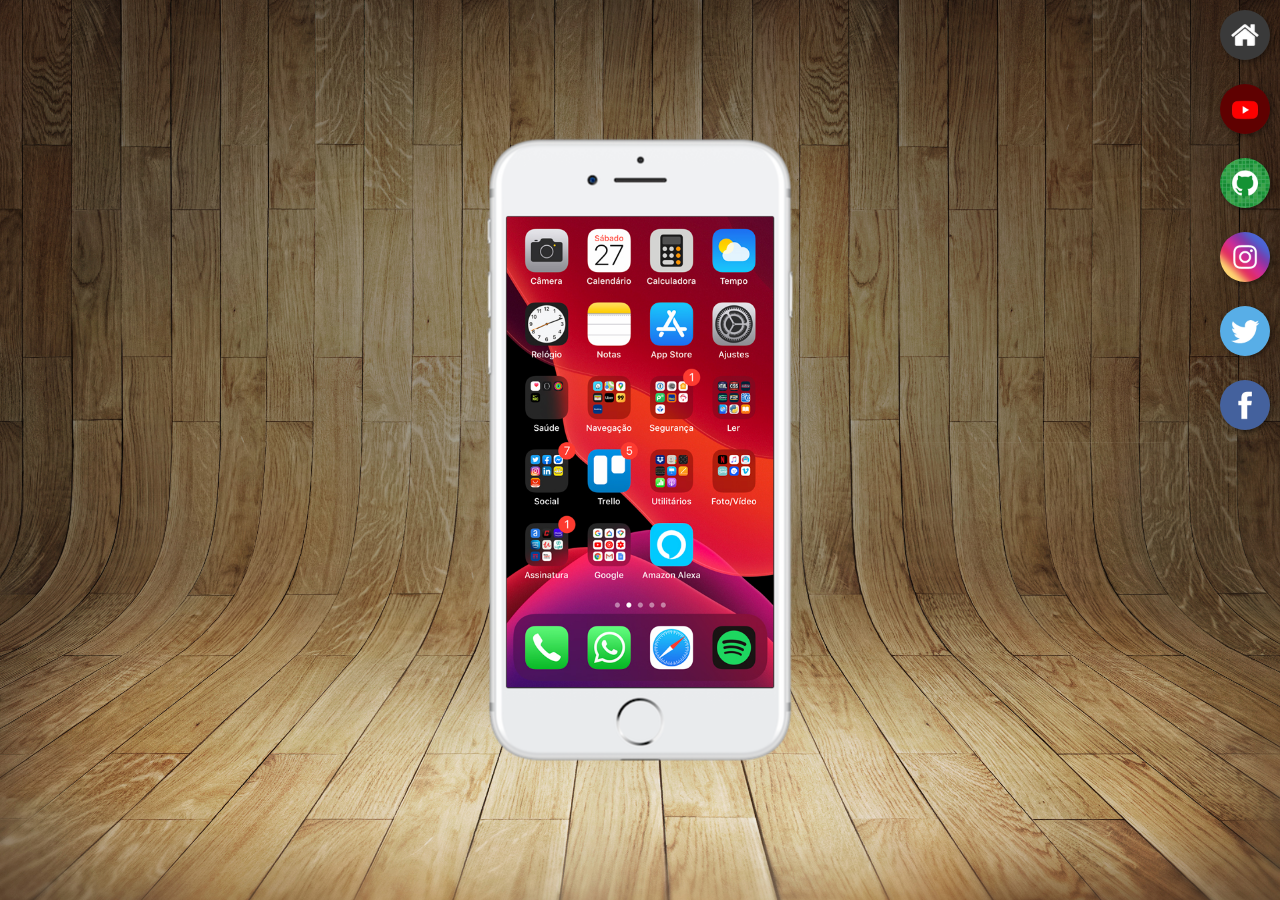
<file: index.html>
<!DOCTYPE html>
<html lang="pt-br">
<head>
    <meta charset="UTF-8">
    <meta http-equiv="X-UA-Compatible" content="IE=edge">
    <meta name="viewport" content="width=device-width, initial-scale=1.0">
    <title>Projeto Redes Sociais</title>
    <link rel="shortcut icon" href="favicon.ico" type="image/x-icon">
    <link rel="stylesheet" href="estilos/style.css">
</head>
<body>
    <main>
        <section id="telefone">
            <iframe src="home.html" name="tela" id="tela" frameborder="0">
                Seu navegador não é compatível com isso.
            </iframe>
        </section>
        <section id="redes-sociais">
            <a href="home.html" target="tela"><img src="imagens/logo-home.jpg" alt="Home"></a><br>
            <a href="youtube.html" target="tela"><img src="imagens/logo-youtube.jpg" alt="Youtube"></a><br>
            <a href="github.html" target="tela"><img src="imagens/logo-github.jpg" alt="GitHub"></a><br>
            <a href="instagram.html" target="tela"><img src="imagens/logo-instagram.jpg" alt="Instagram"></a><br>
            <a href="twitter.html" target="tela"><img src="imagens/logo-twitter.jpg" alt="Twitter"></a><br>
            <a href="facebook.html" target="tela"><img src="imagens/logo-facebook.jpg" alt="Facebook"></a>
        </section>
    </main>
</body>
</html>
</file>
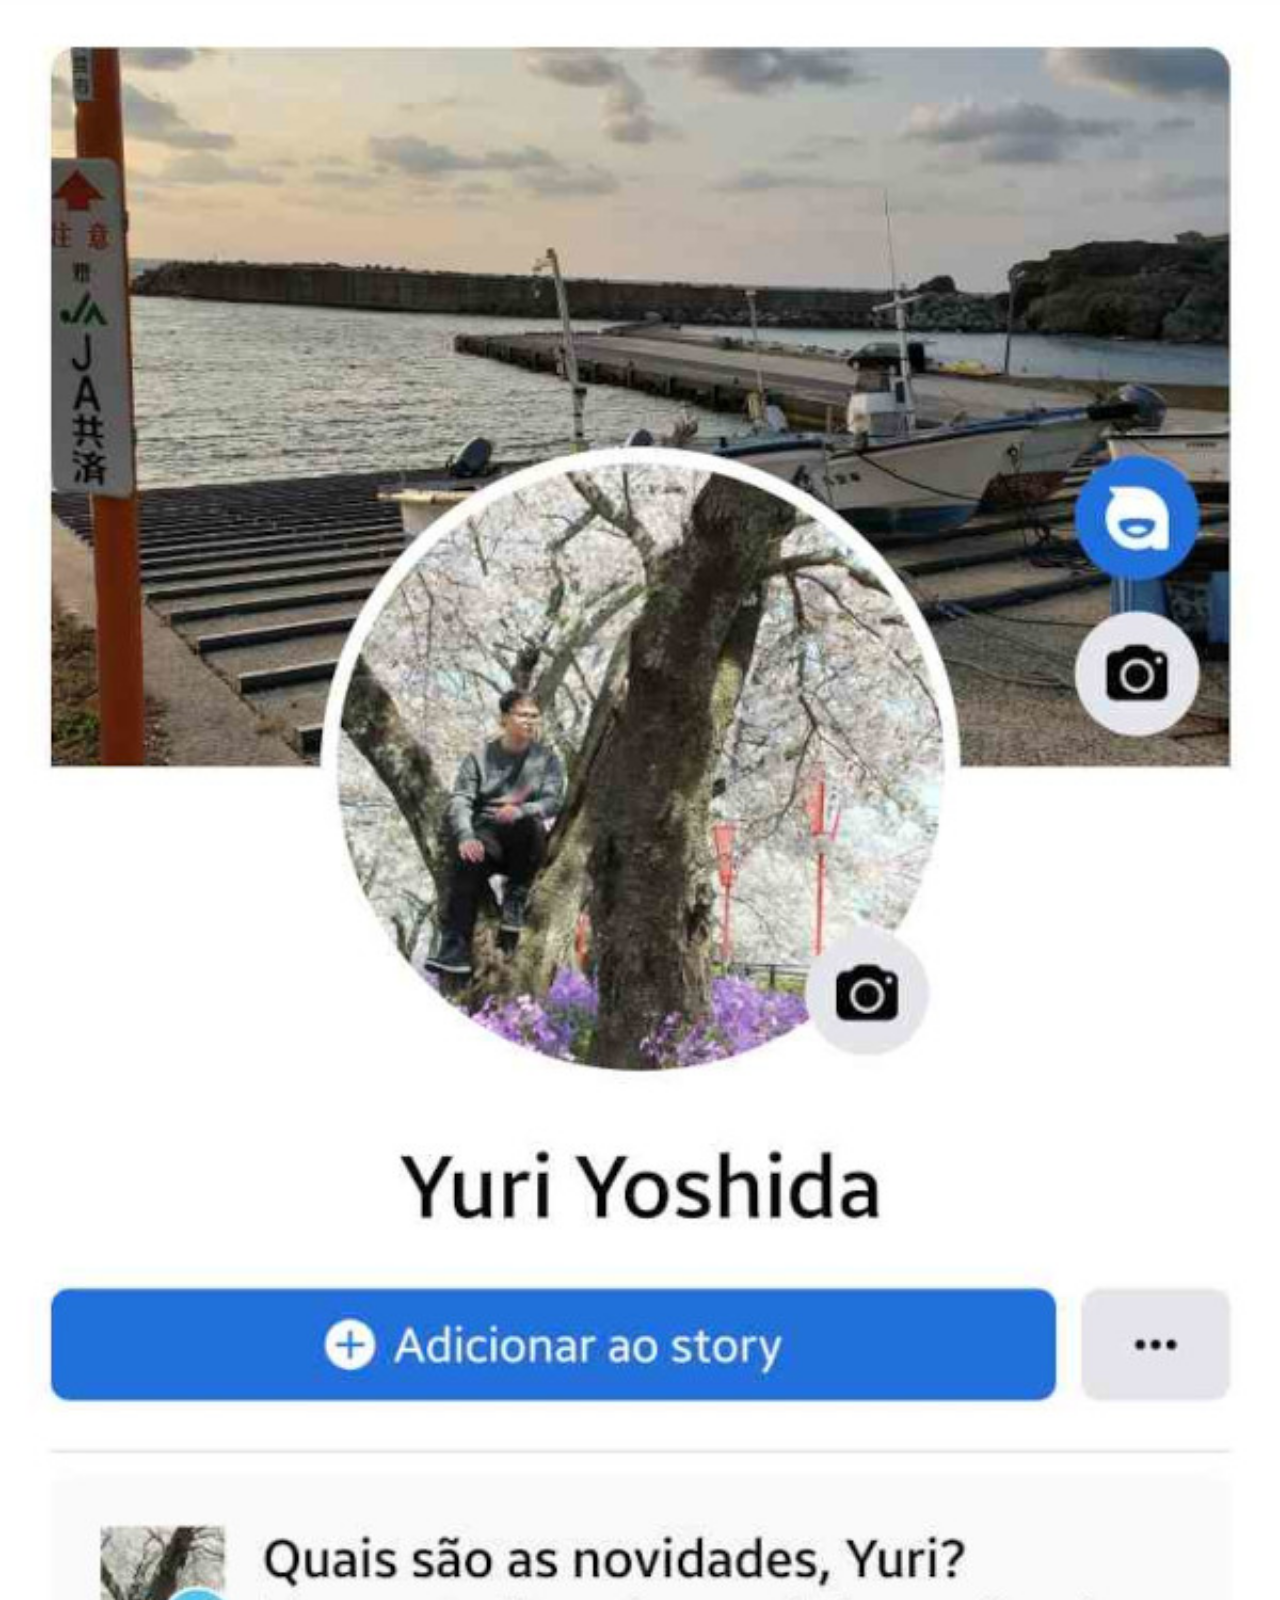
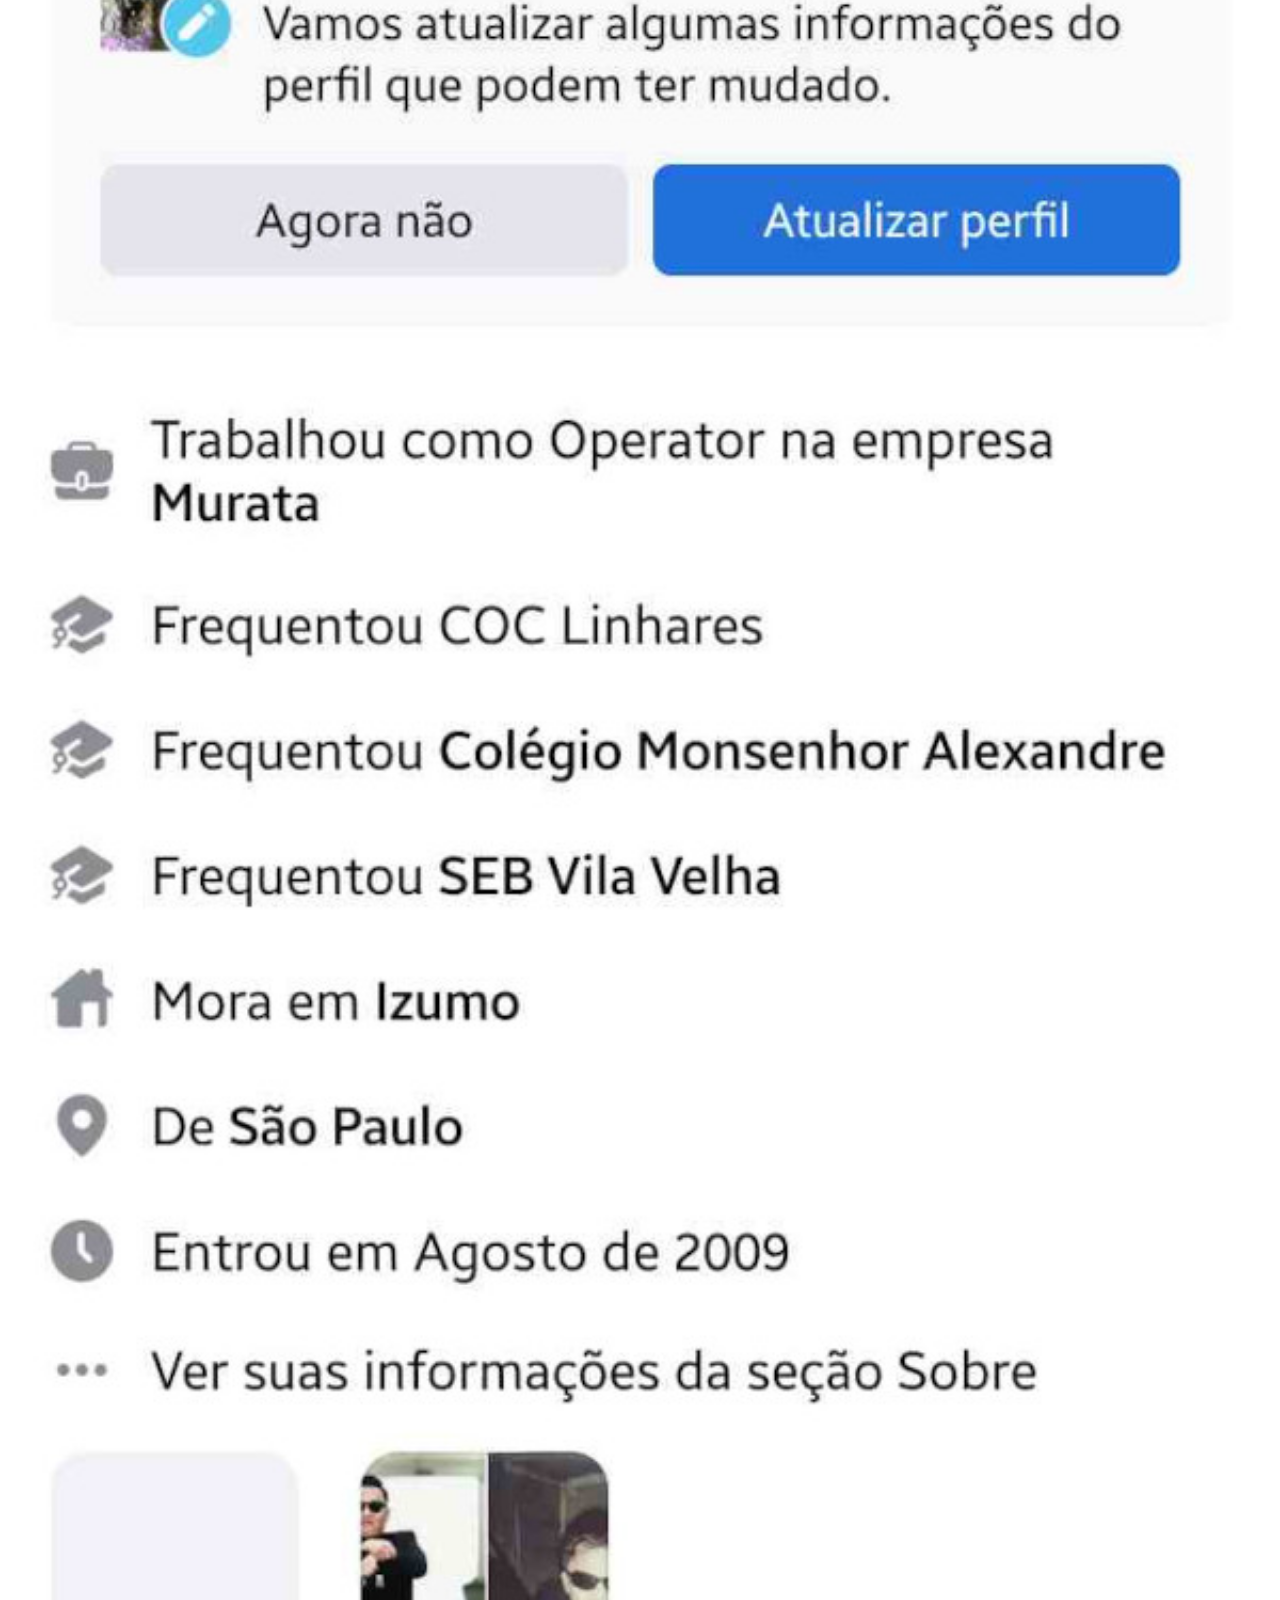
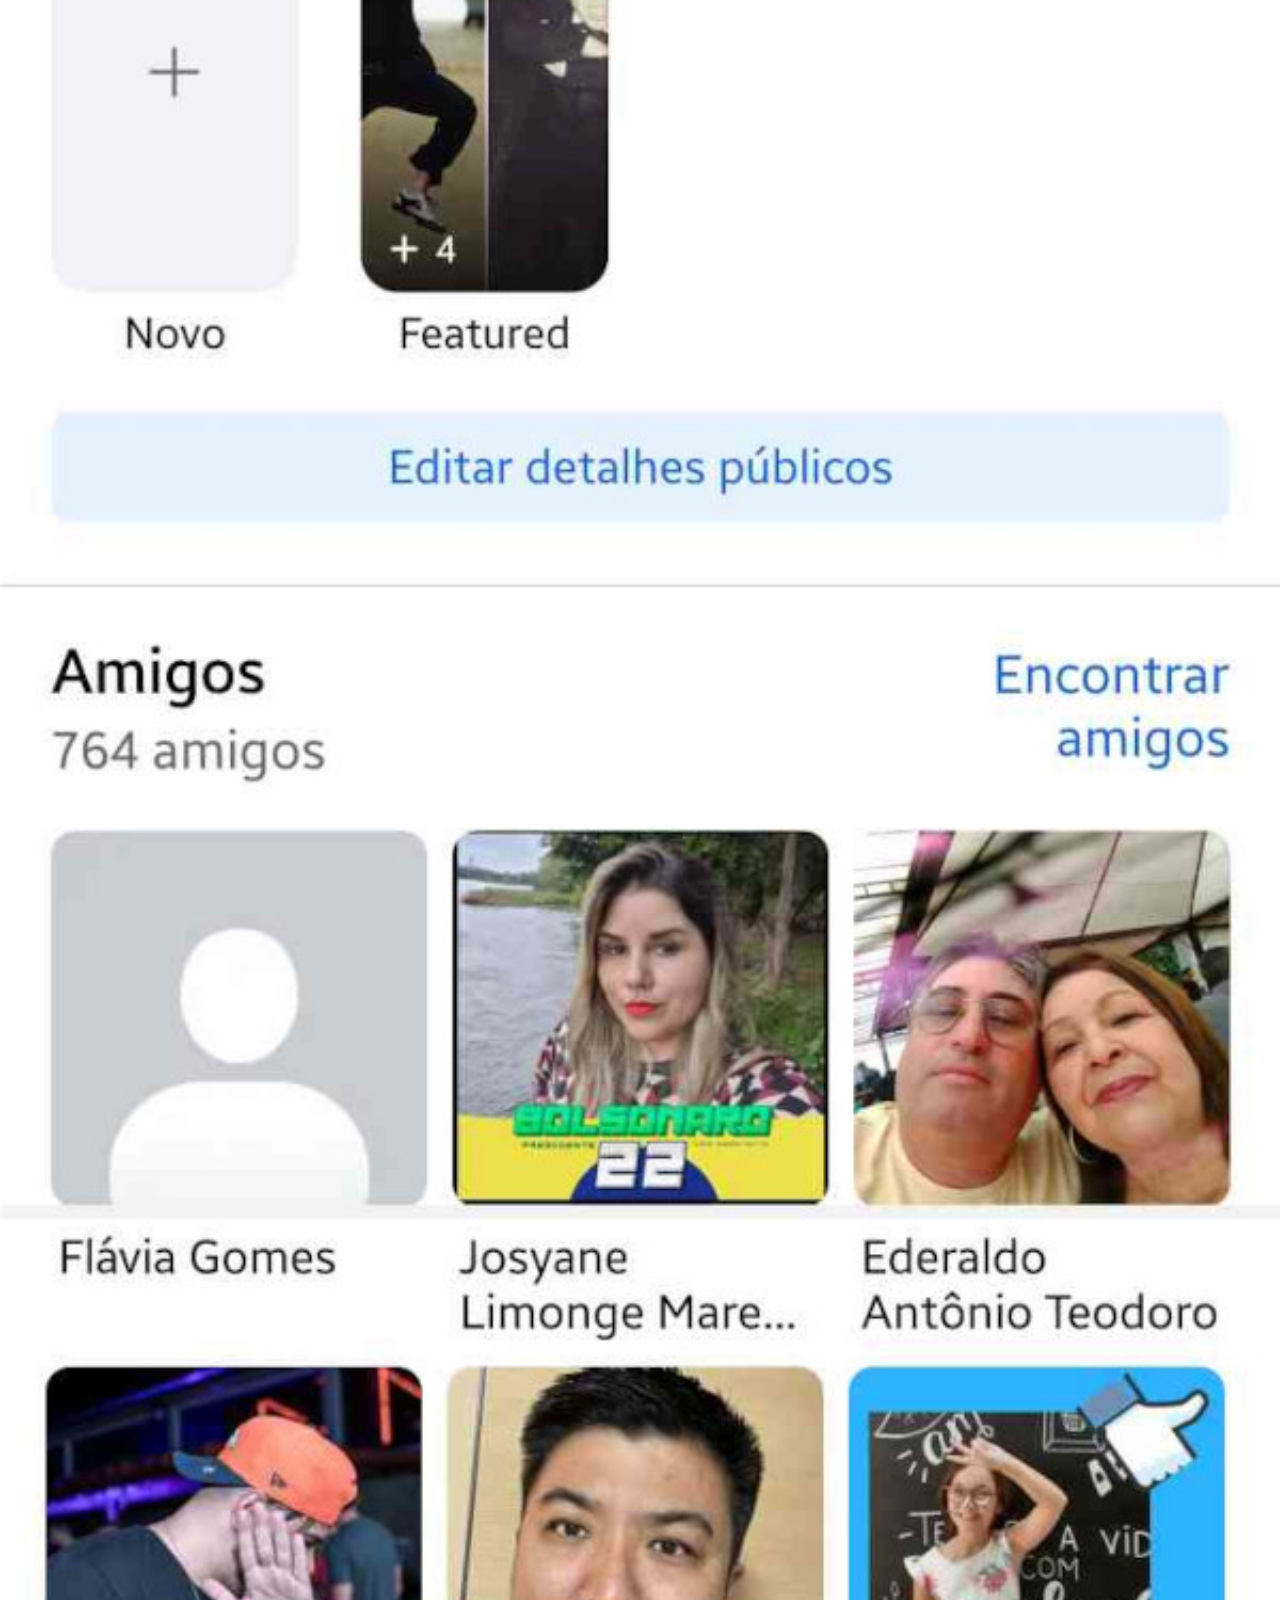
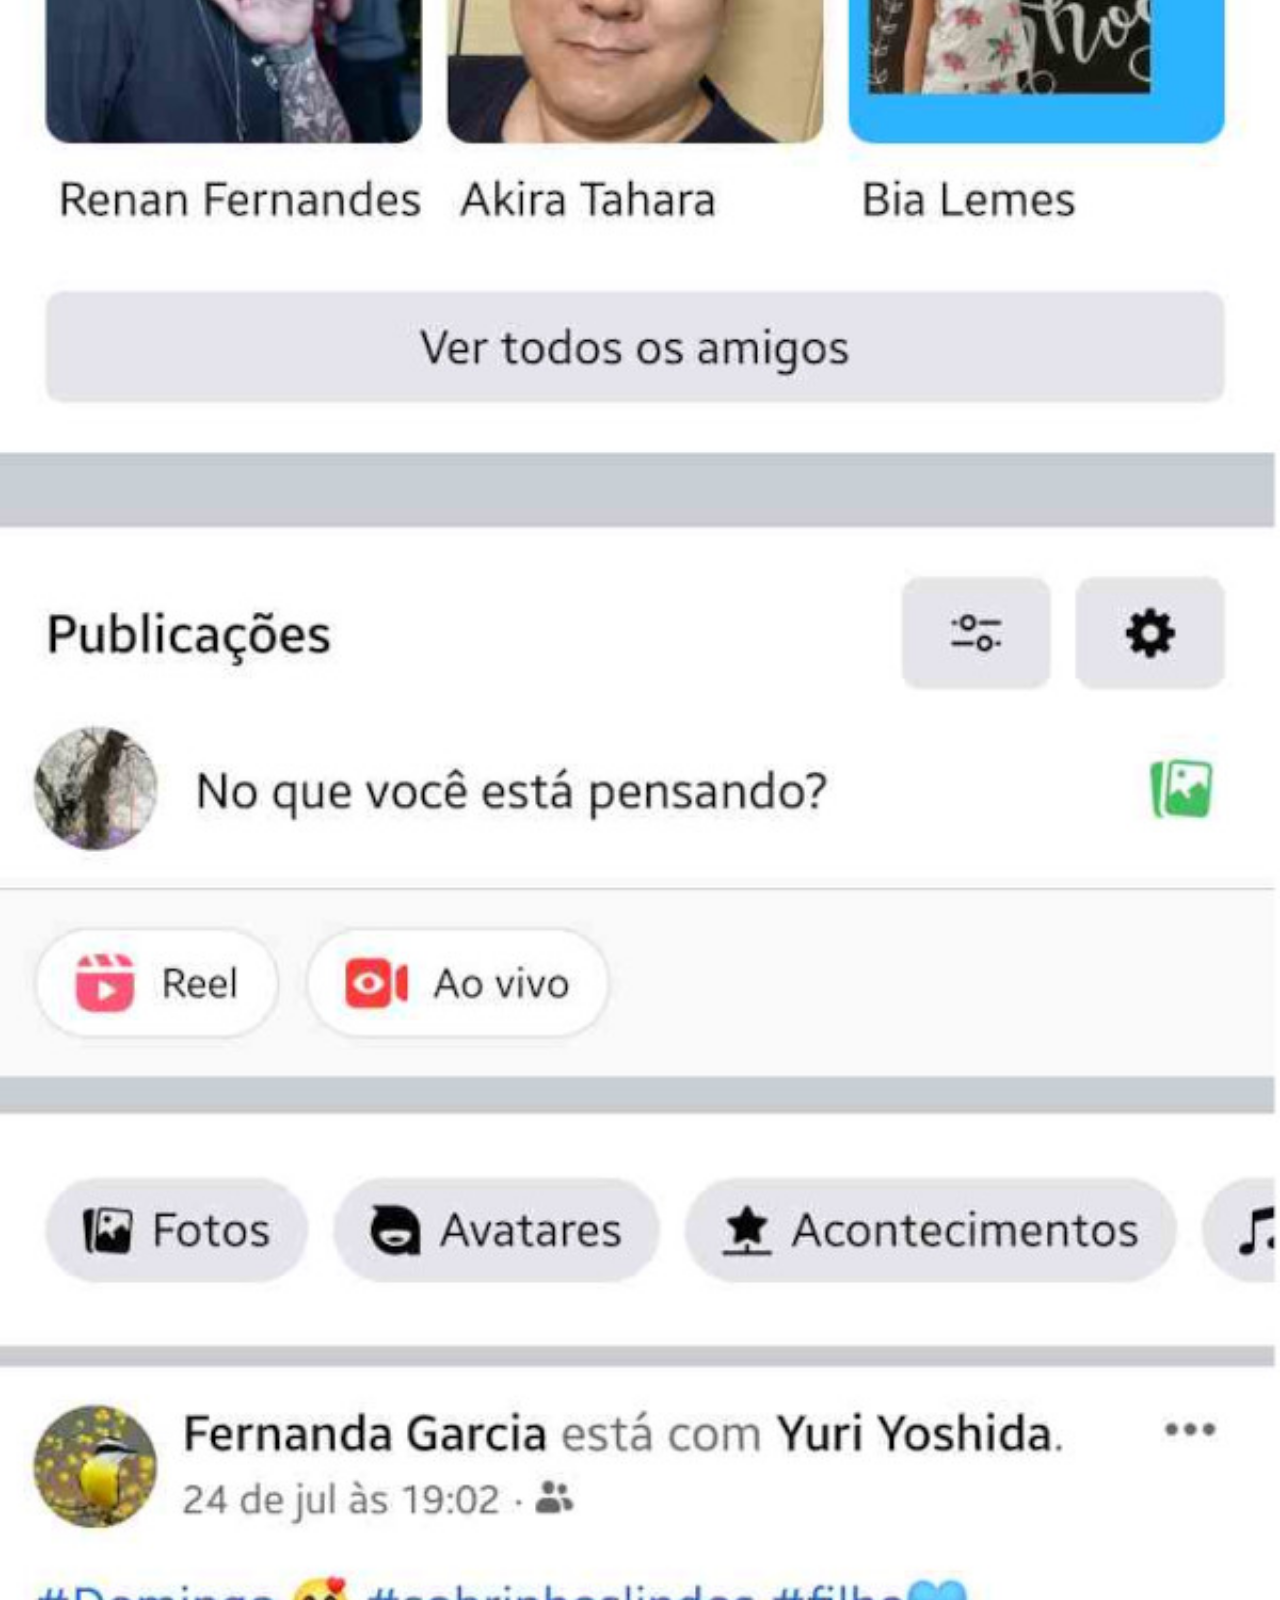
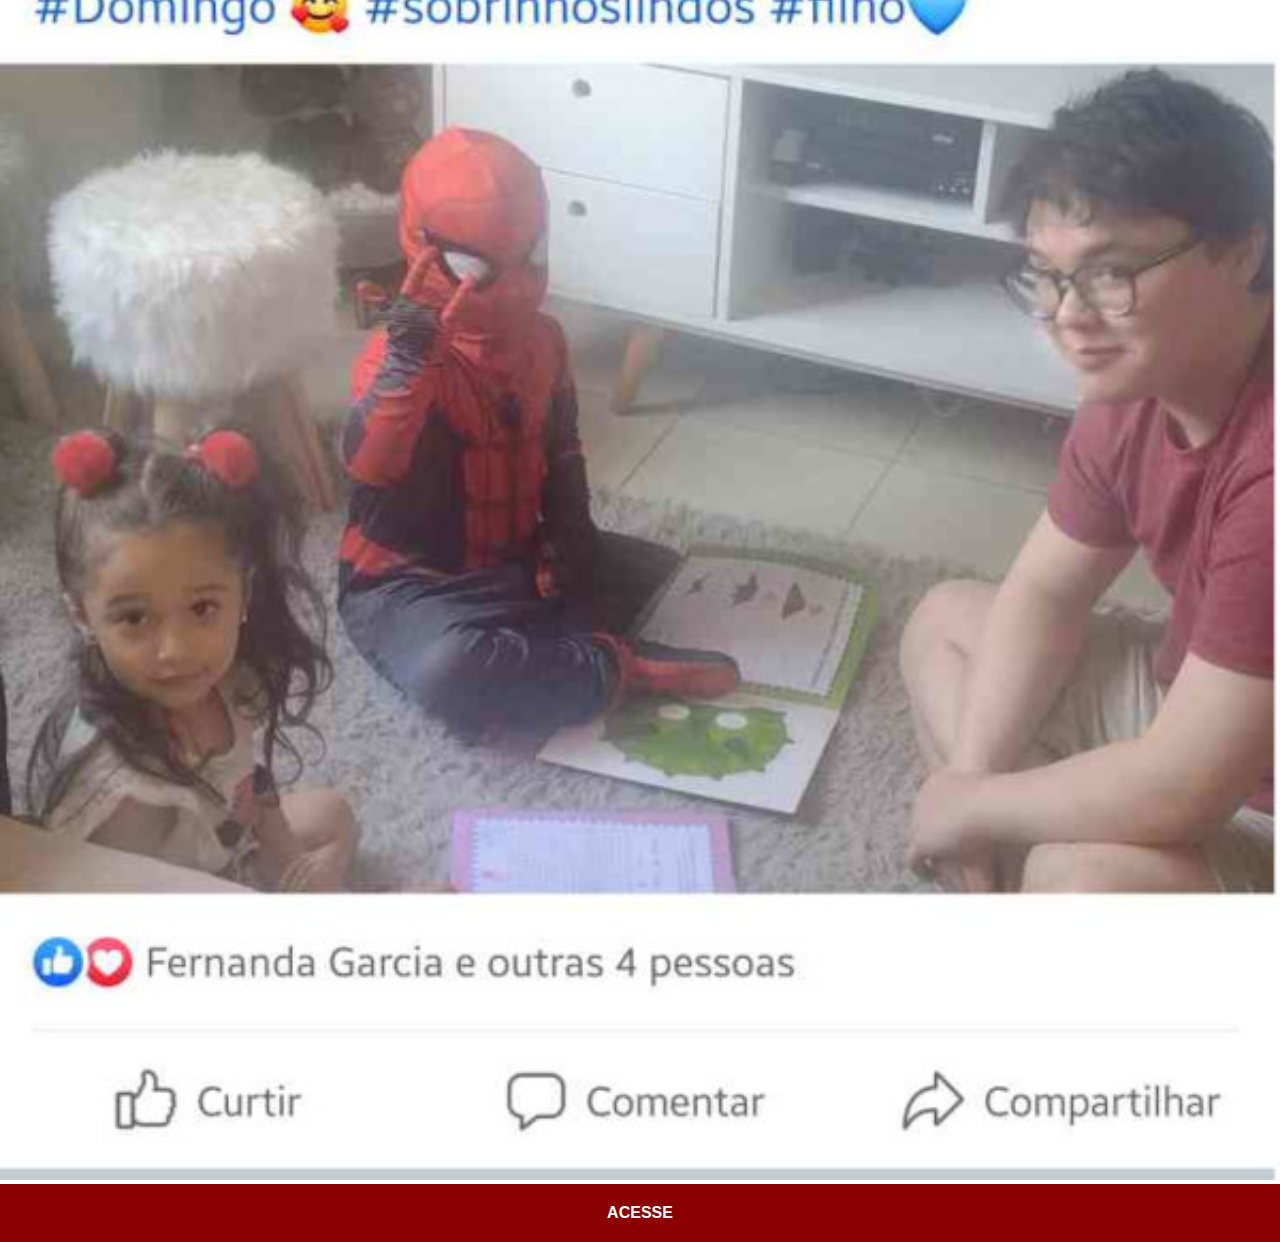
<file: facebook.html>
<!DOCTYPE html>
<html lang="pt-br">
<head>
    <meta charset="UTF-8">
    <meta http-equiv="X-UA-Compatible" content="IE=edge">
    <meta name="viewport" content="width=device-width, initial-scale=1.0">
    <title>Facebook</title>
    <link rel="stylesheet" href="estilos/social.css">
</head>
<body>
    <img src="imagens/tela-facebook.jpg" alt="Facebook">
    <a href="https://www.facebook.com/yuri.garciayoshida" target="_blank">ACESSE</a>
</body>
</html>
</file>
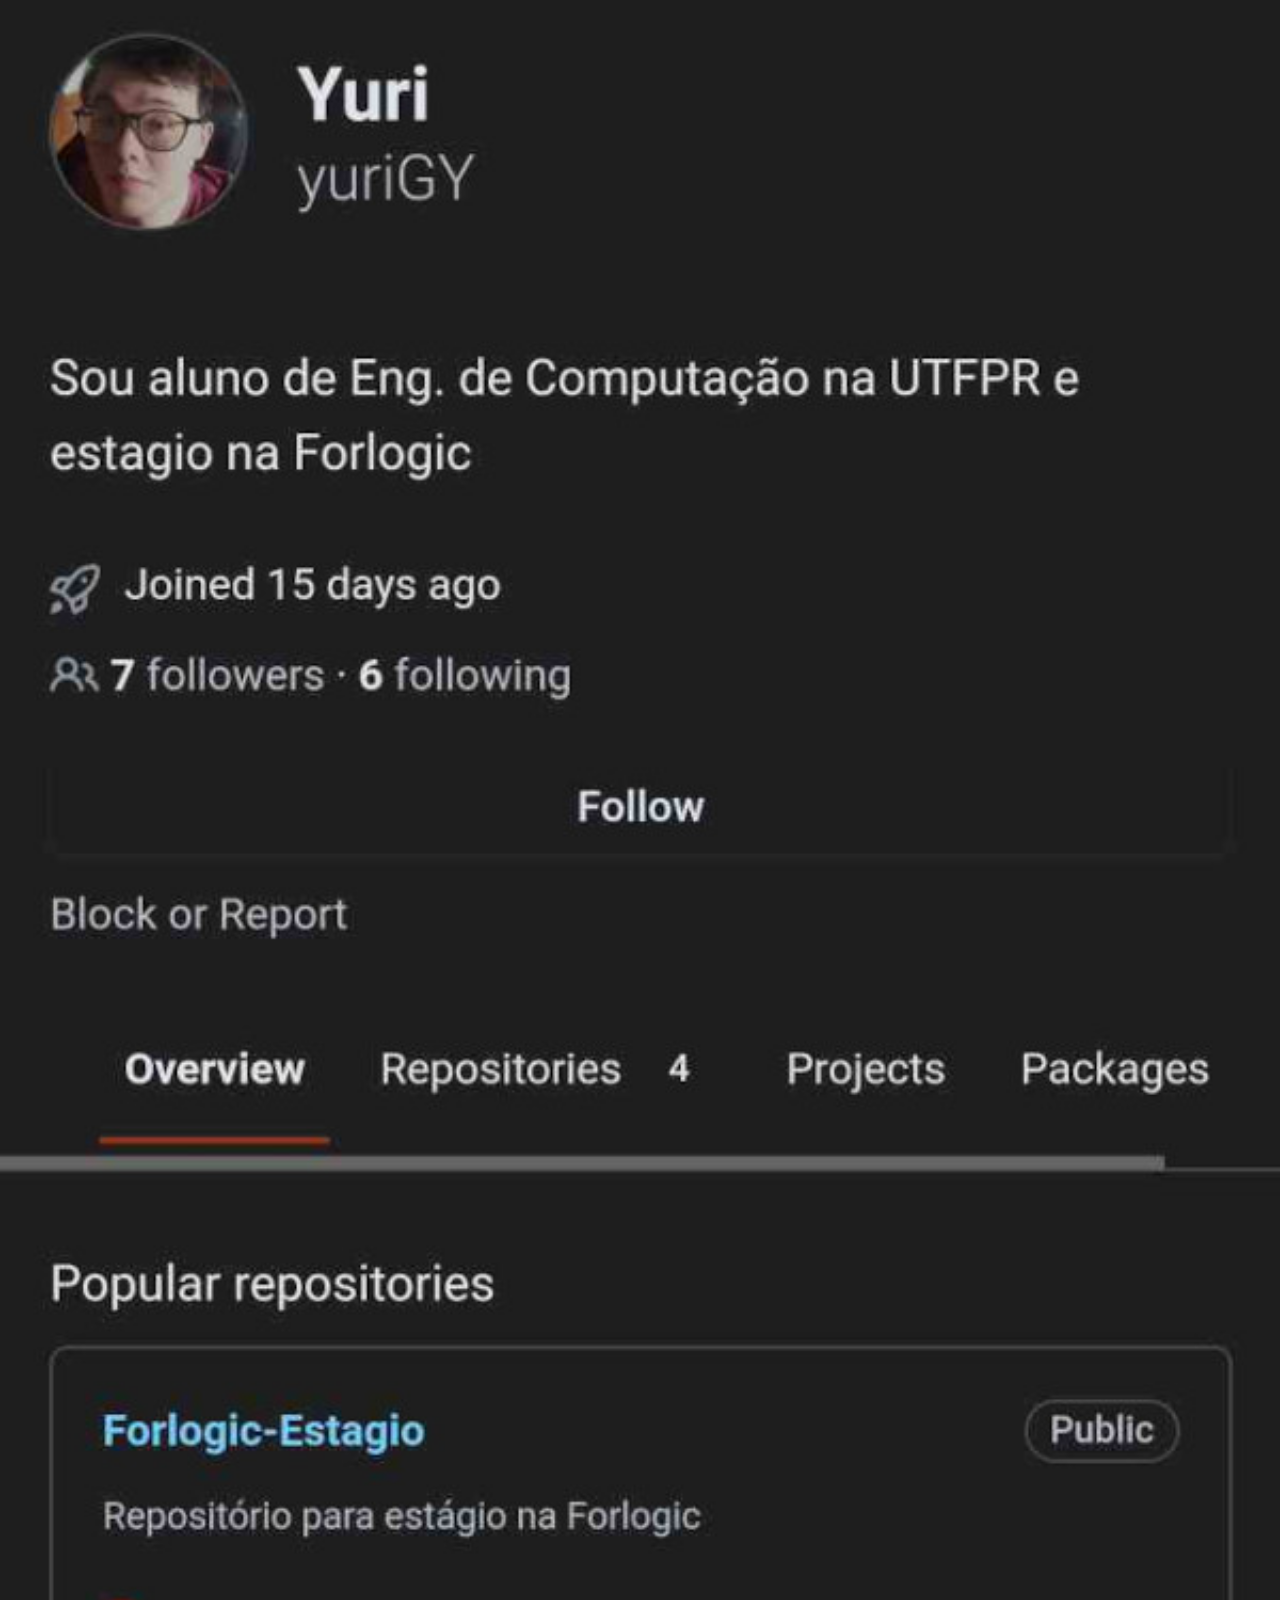
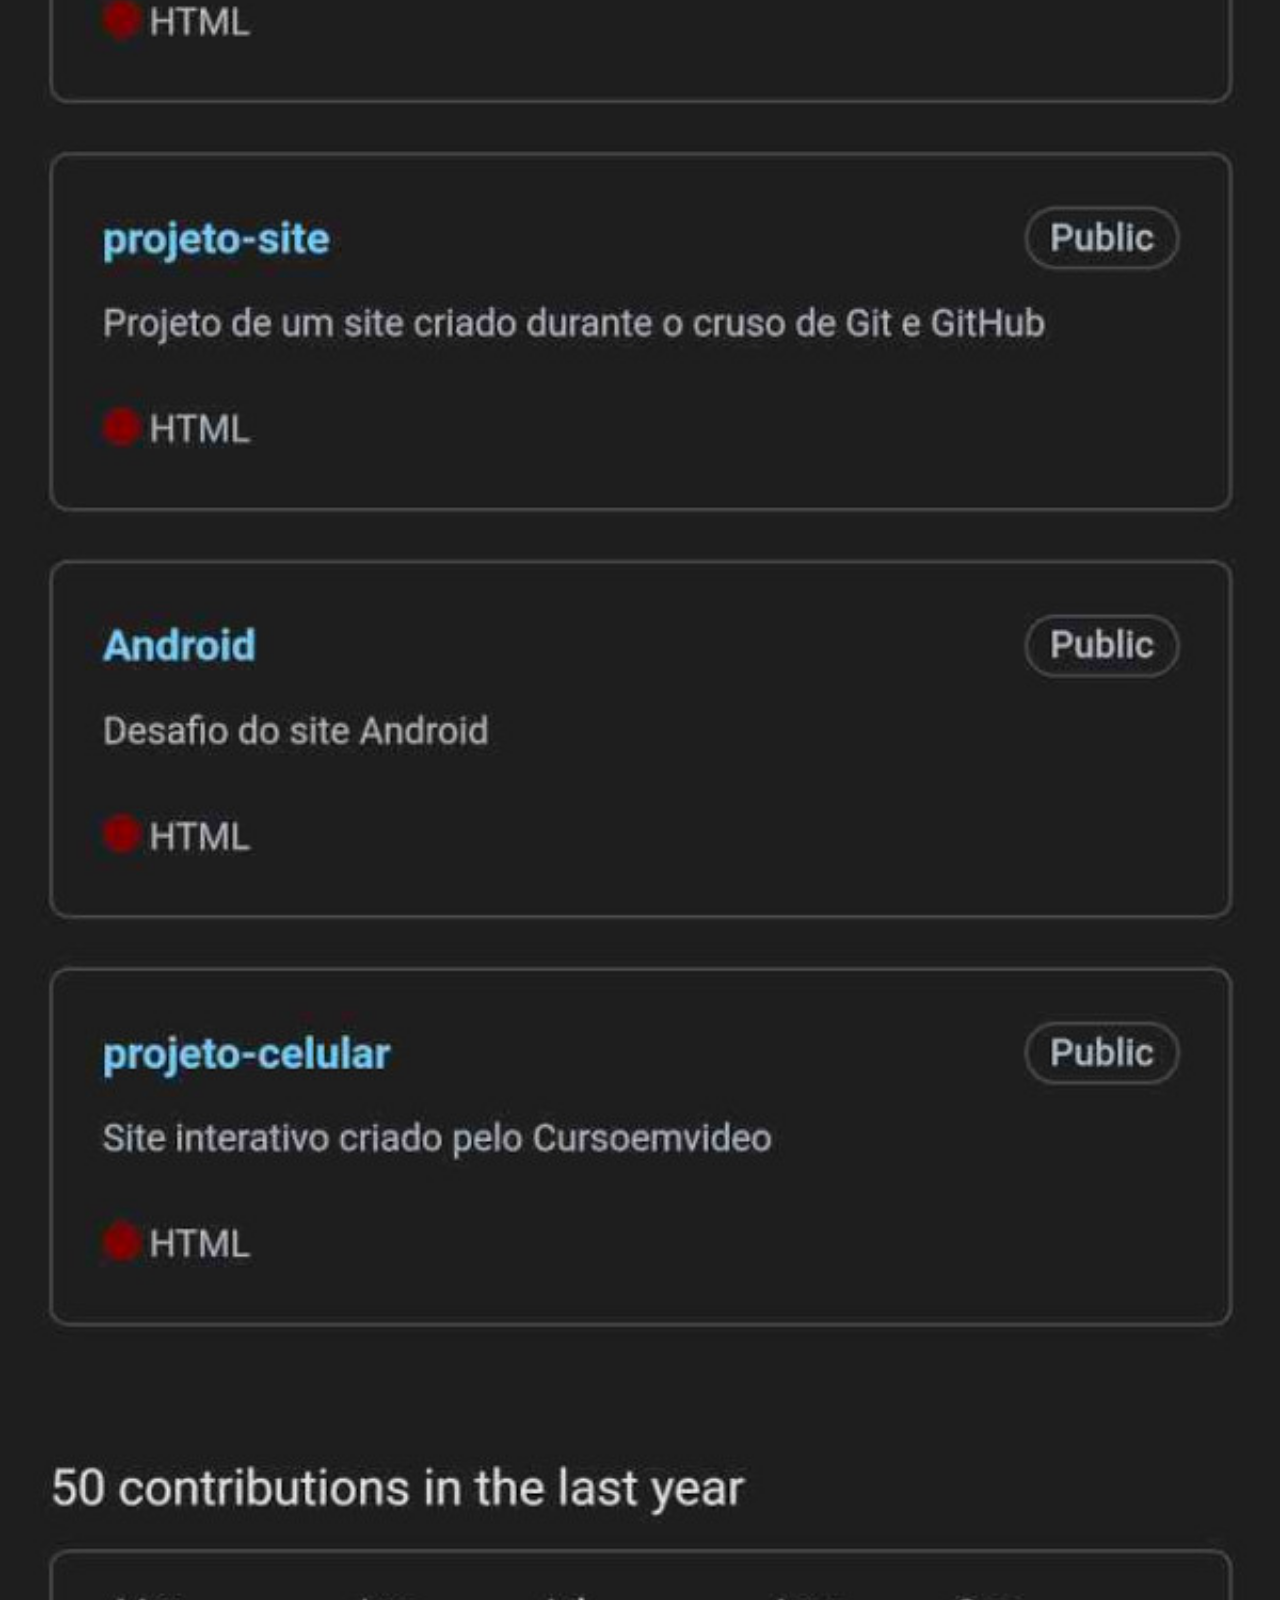
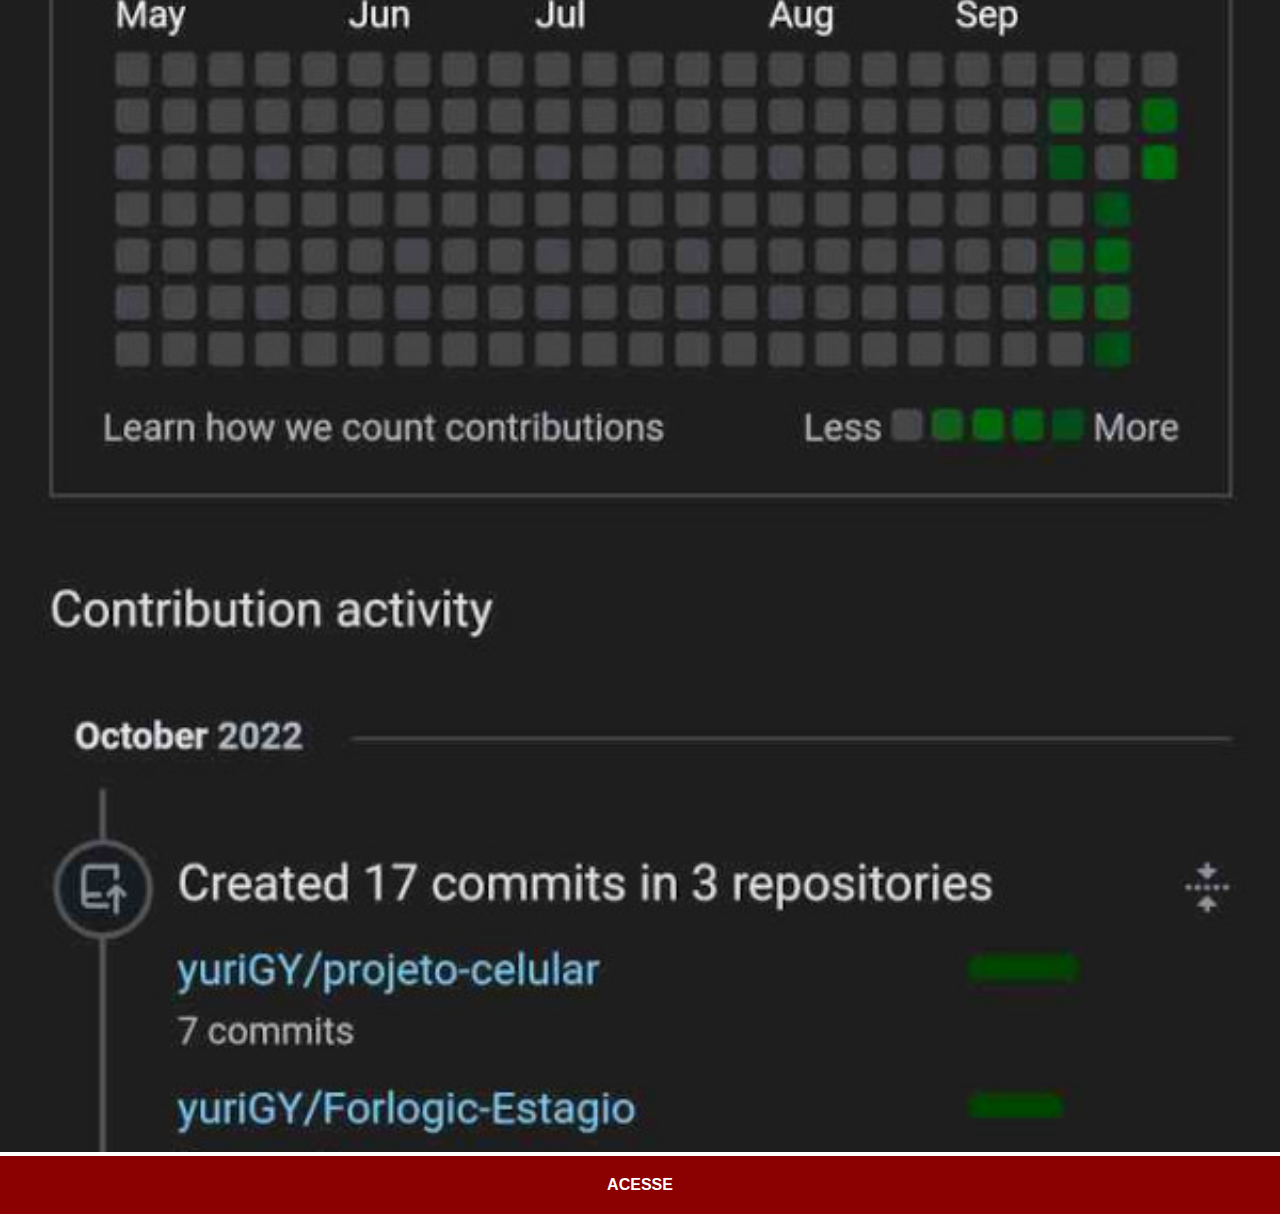
<file: github.html>
<!DOCTYPE html>
<html lang="pt-br">
<head>
    <meta charset="UTF-8">
    <meta http-equiv="X-UA-Compatible" content="IE=edge">
    <meta name="viewport" content="width=device-width, initial-scale=1.0">
    <title>GitHub</title>
    <link rel="stylesheet" href="estilos/social.css">
</head>
<body>
    <img src="imagens/tela-github.jpg" alt="GitHub">
    <a href="https://github.com/yuriGY" target="_blank">ACESSE</a>
</body>
</html>
</file>
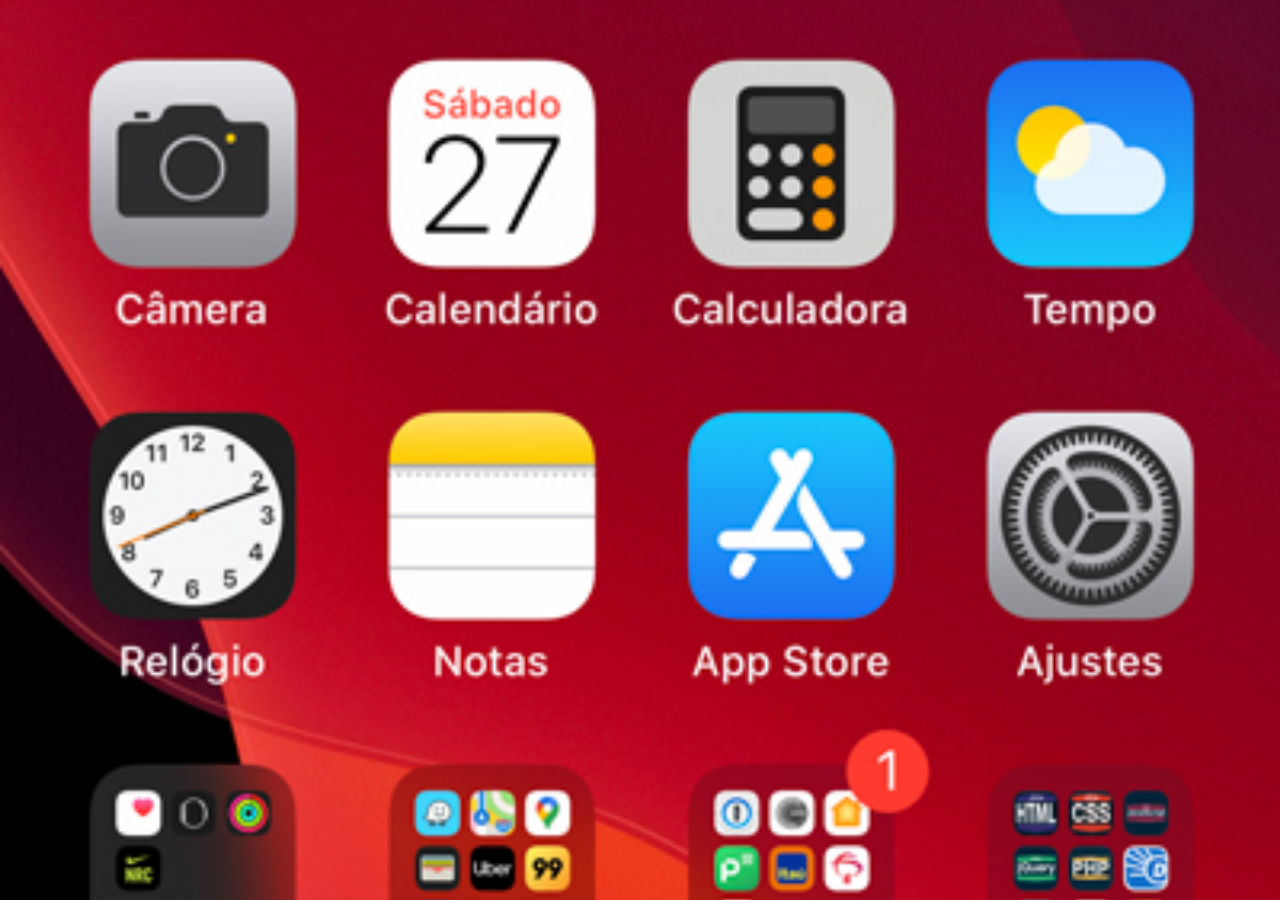
<file: home.html>
<!DOCTYPE html>
<html lang="pt-br">
<head>
    <meta charset="UTF-8">
    <meta http-equiv="X-UA-Compatible" content="IE=edge">
    <meta name="viewport" content="width=device-width, initial-scale=1.0">
    <title>Home</title>
    <style>
        *{
            margin: 0px;
            padding: 0px;
        }

        body{
            width: 100vw;
            height: 100vh;
            background: black url('imagens/tela-home.jpg') no-repeat top center;
            background-size: cover;
        }
    </style>
</head>
<body>
    
</body>
</html>
</file>
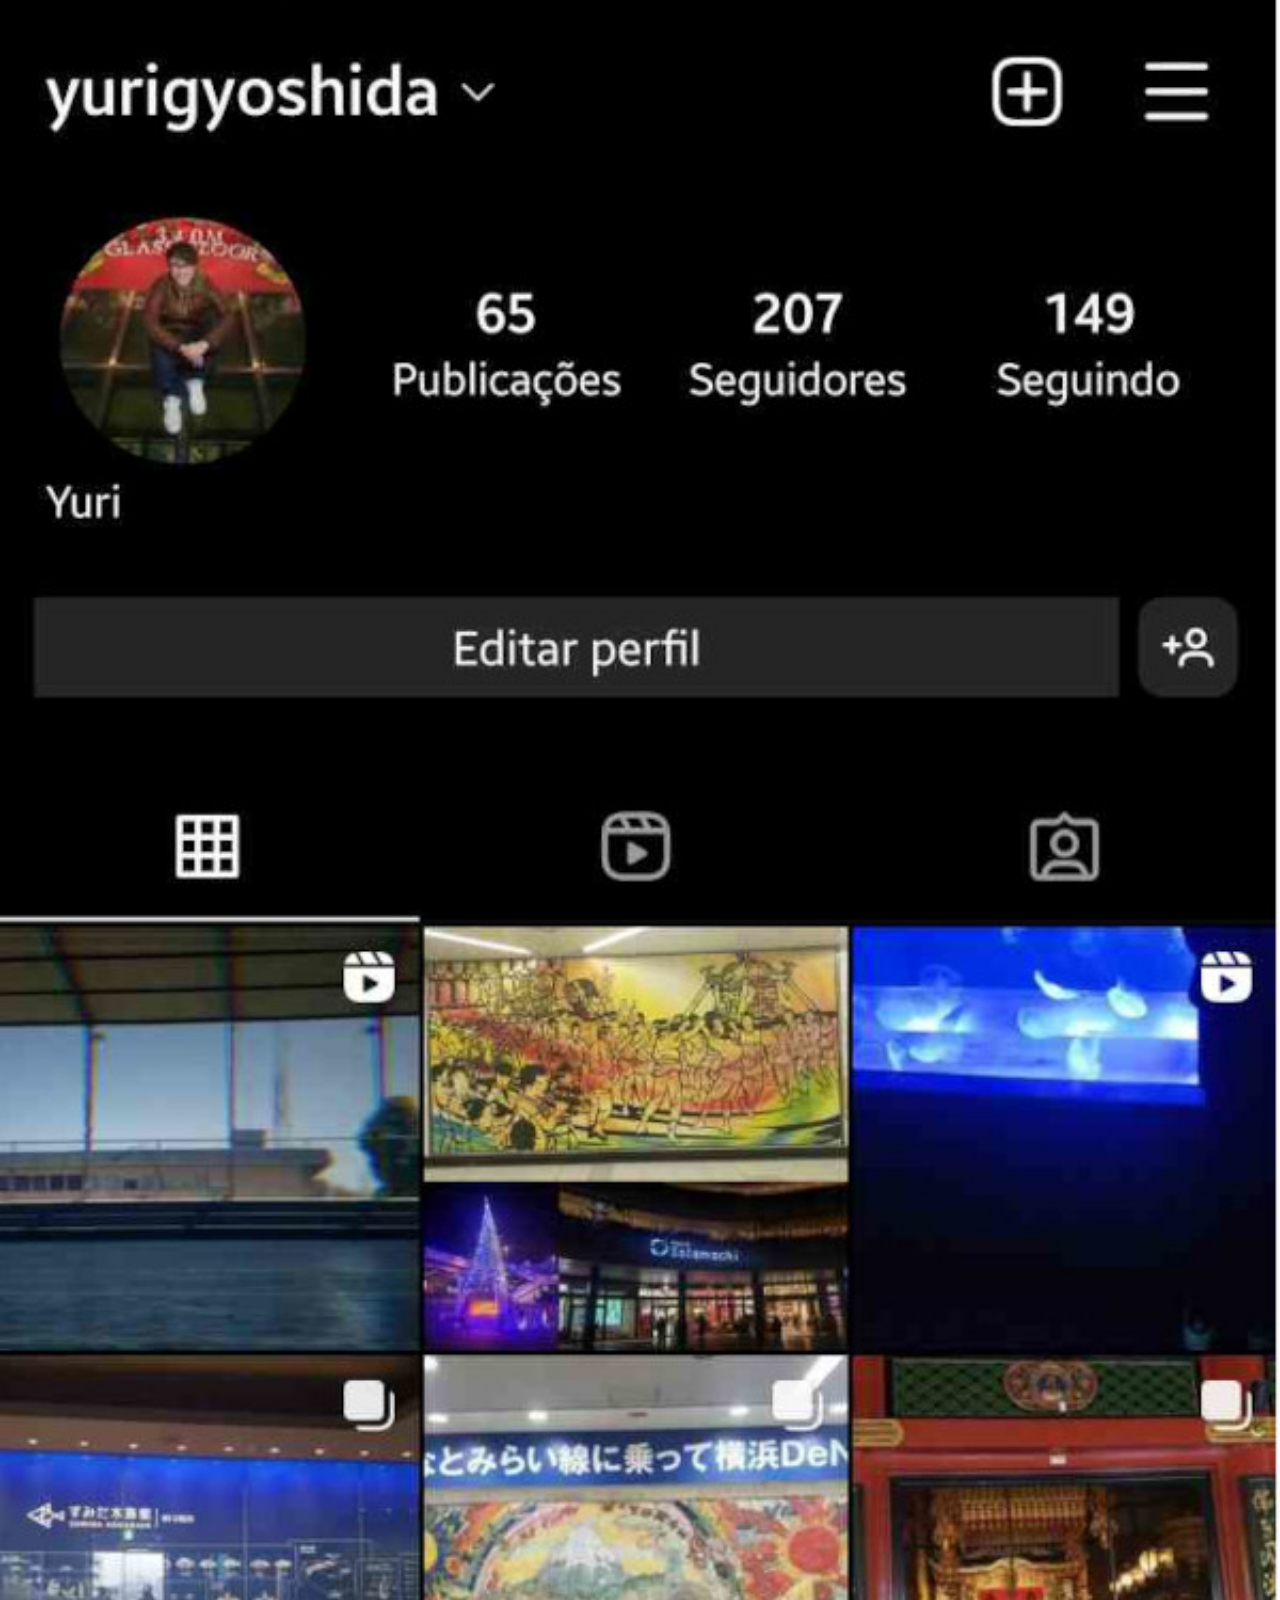
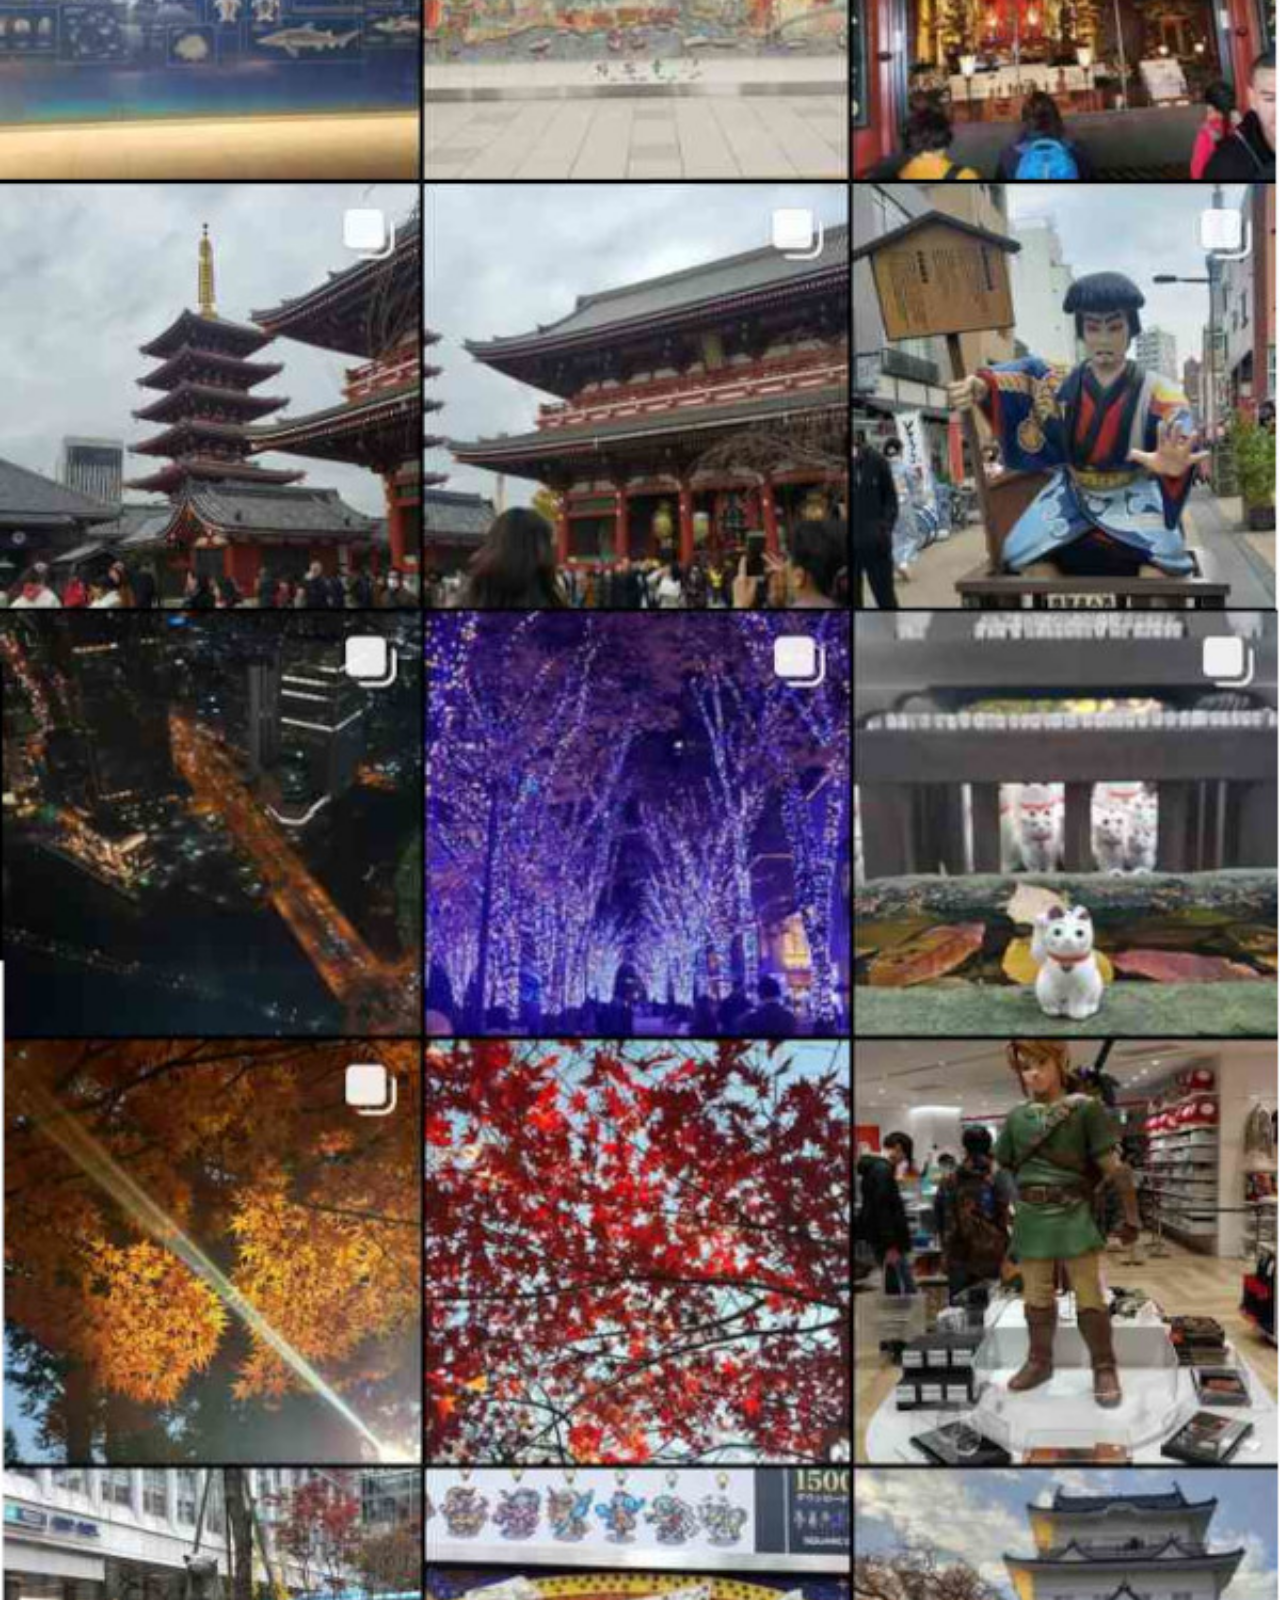
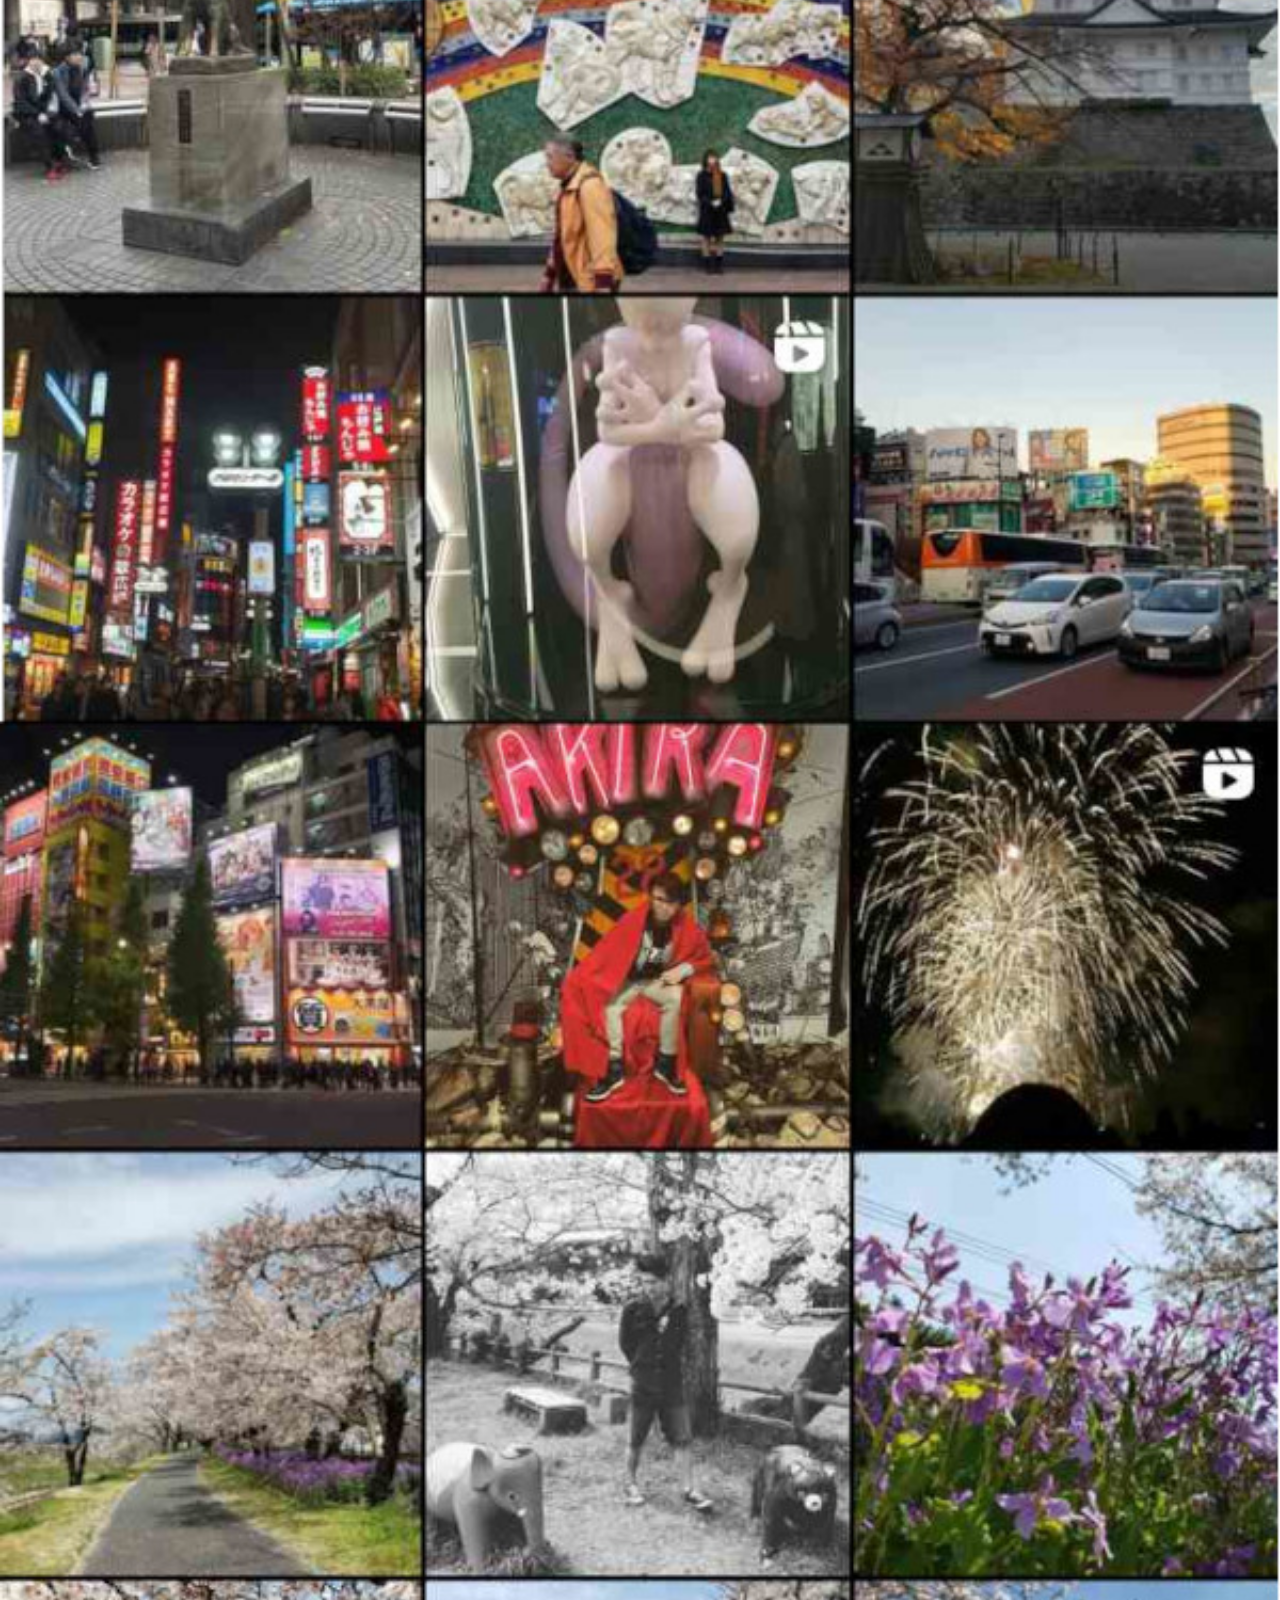
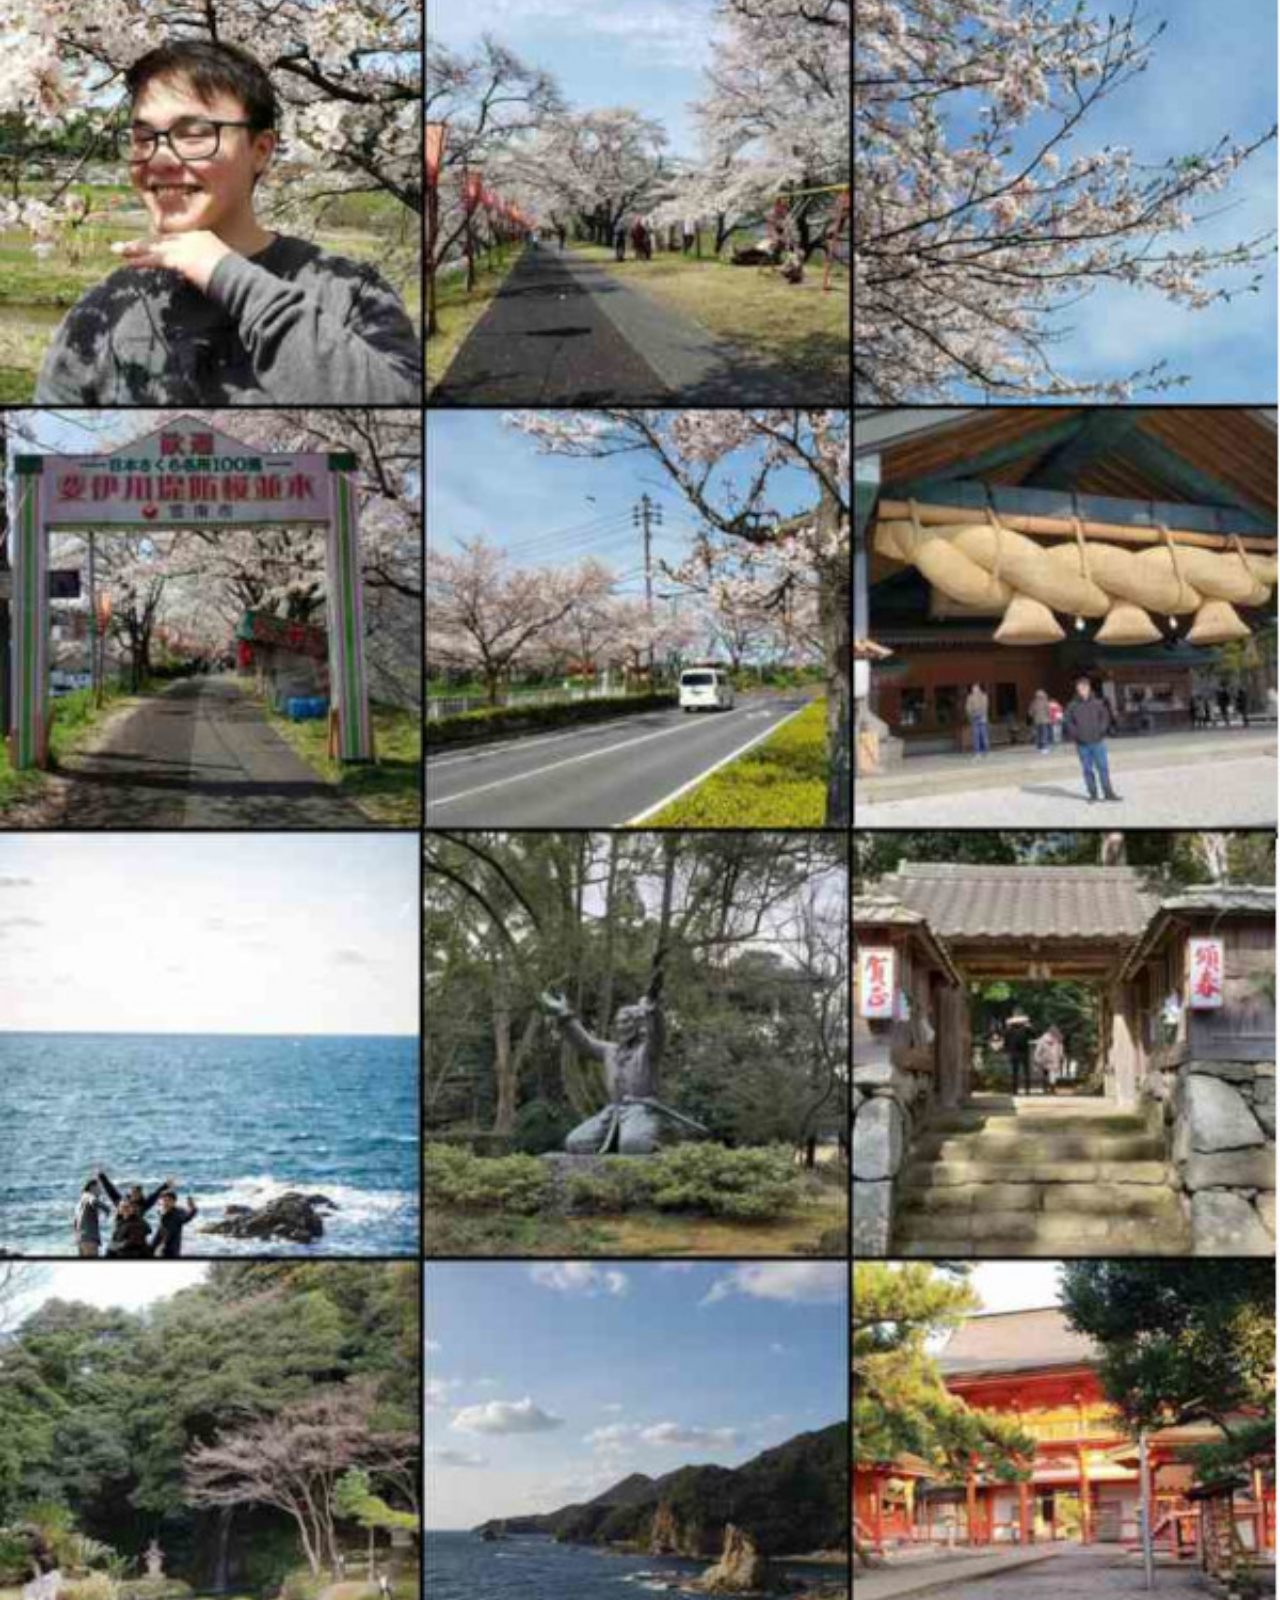
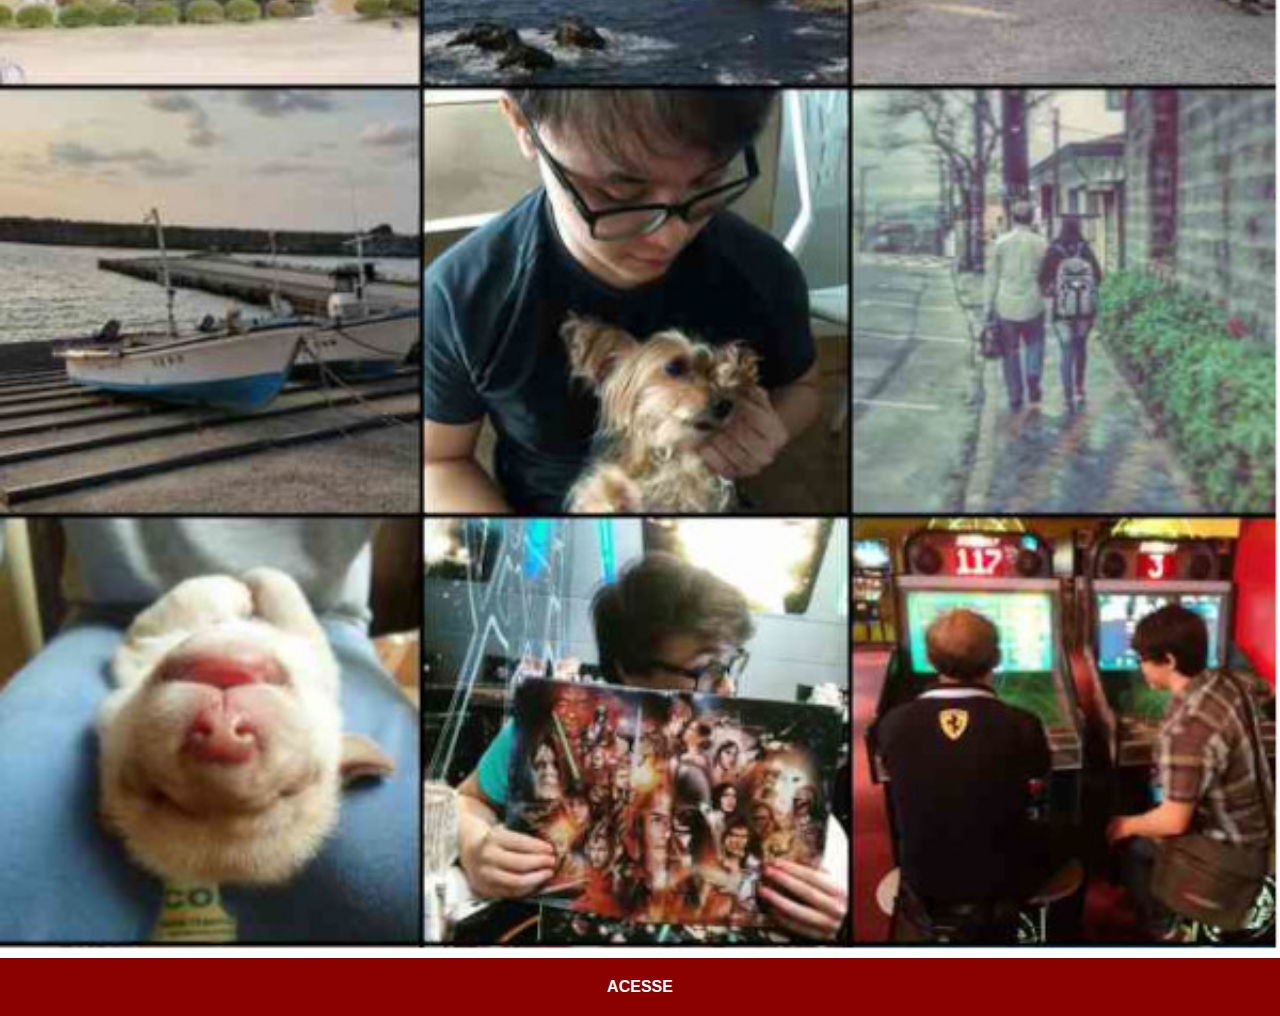
<file: instagram.html>
<!DOCTYPE html>
<html lang="pt-br">
<head>
    <meta charset="UTF-8">
    <meta http-equiv="X-UA-Compatible" content="IE=edge">
    <meta name="viewport" content="width=device-width, initial-scale=1.0">
    <title>Instagram</title>
    <link rel="stylesheet" href="estilos/social.css">
</head>
<body>
    <img src="imagens/tela-instagram.jpg" alt="Instagram">
    <a href="https://www.instagram.com/yurigyoshida/" target="_blank">ACESSE</a>
</body>
</html>
</file>
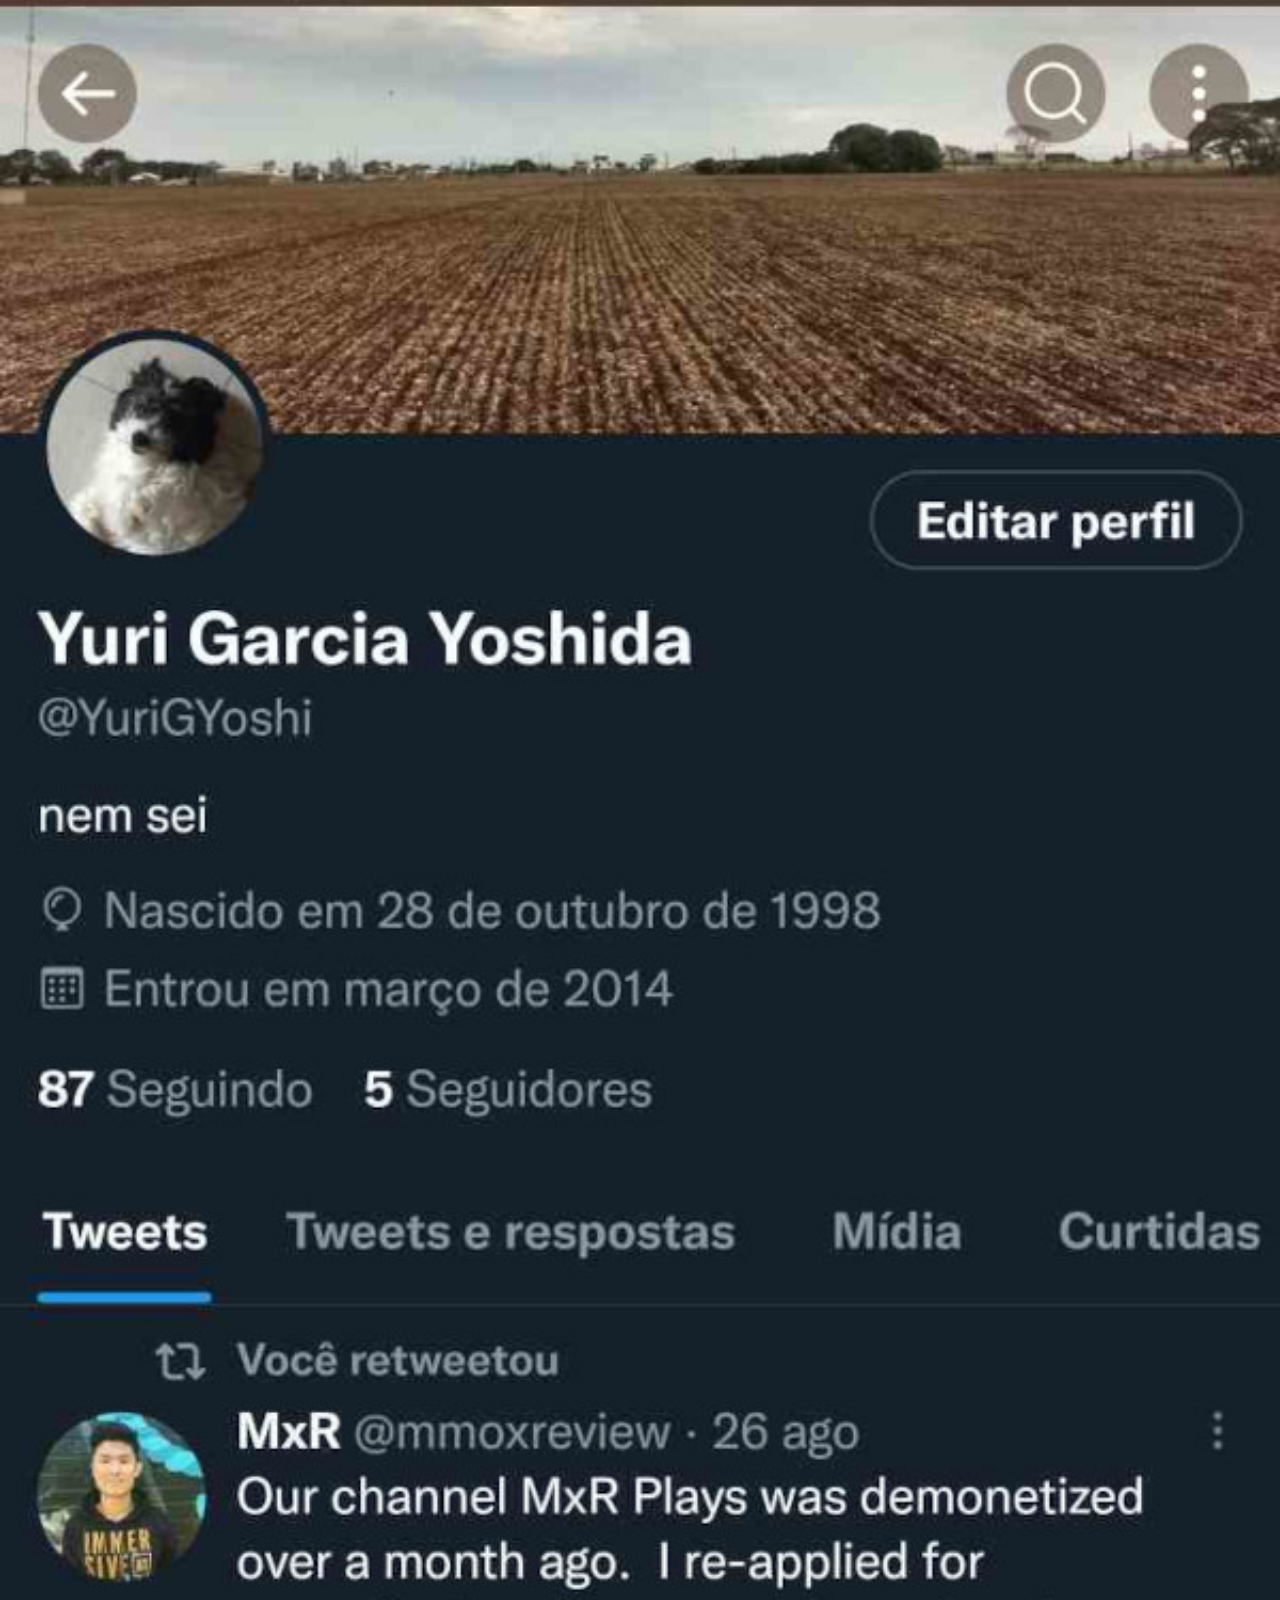
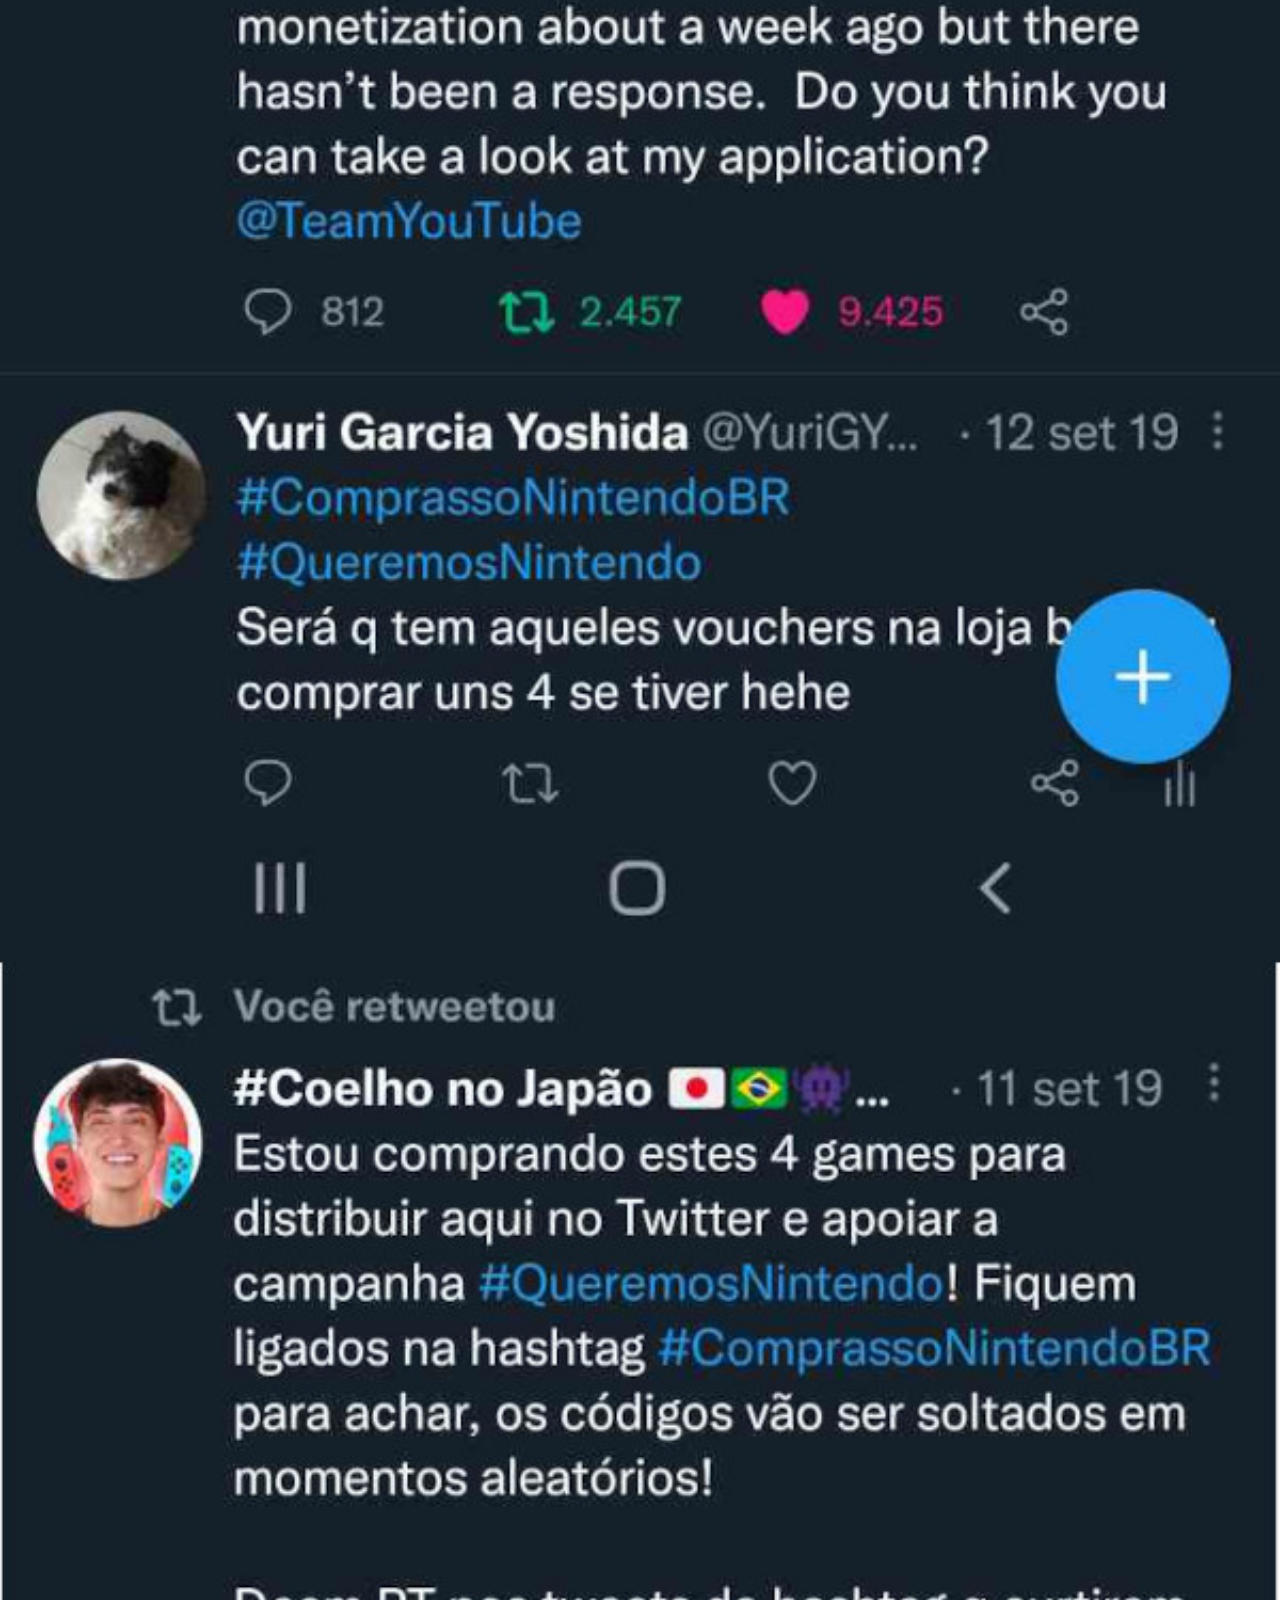
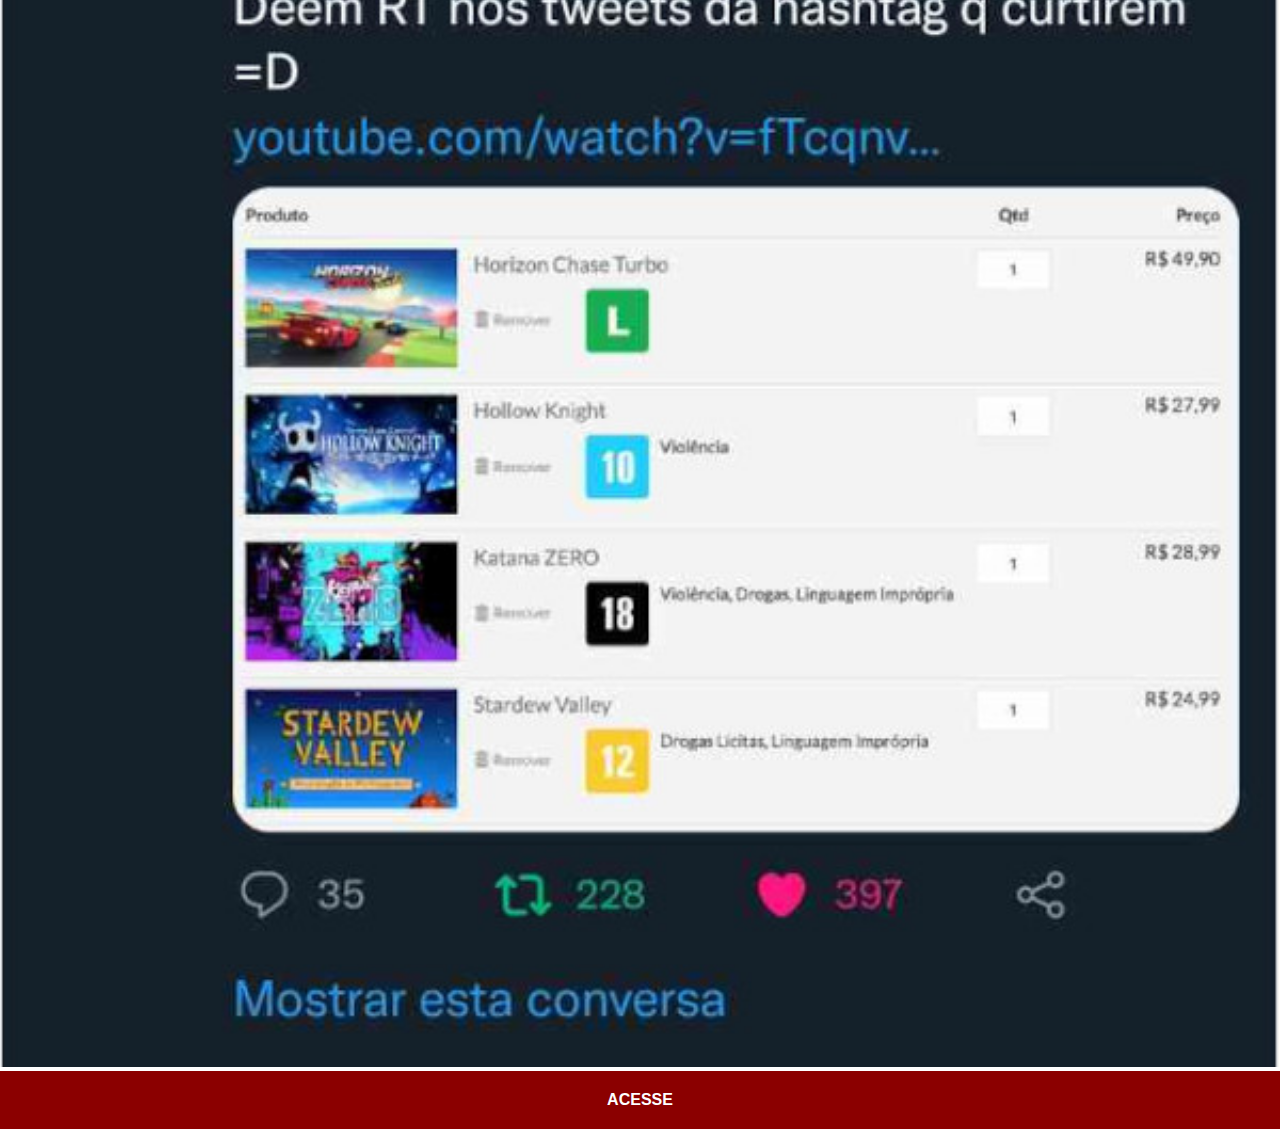
<file: twitter.html>
<!DOCTYPE html>
<html lang="pt-br">
<head>
    <meta charset="UTF-8">
    <meta http-equiv="X-UA-Compatible" content="IE=edge">
    <meta name="viewport" content="width=device-width, initial-scale=1.0">
    <title>Twitter</title>
    <link rel="stylesheet" href="estilos/social.css">
</head>
<body>
    <img src="imagens/tela-twitter.jpg" alt="YouTube">
    <a href="https://www.twitter.com/YuriGYoshi" target="_blank">ACESSE</a>
</body>
</html>
</file>
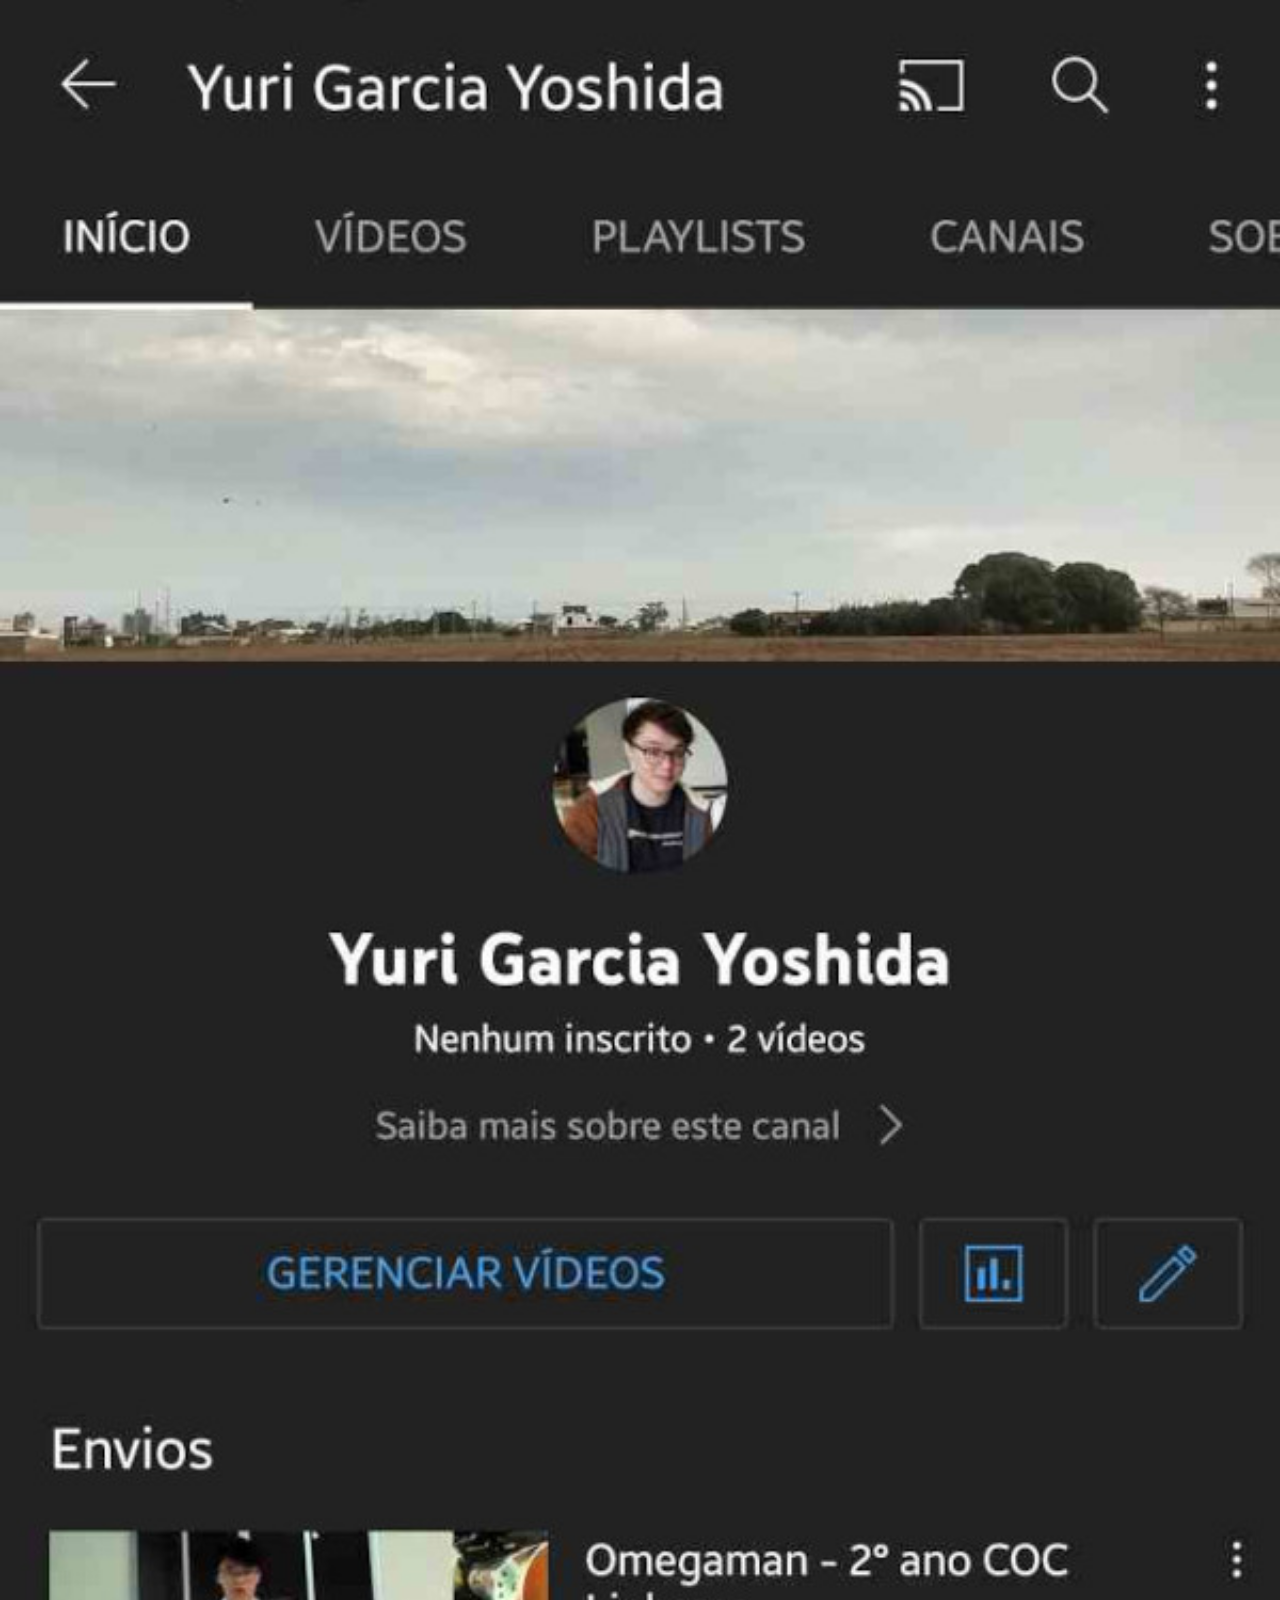
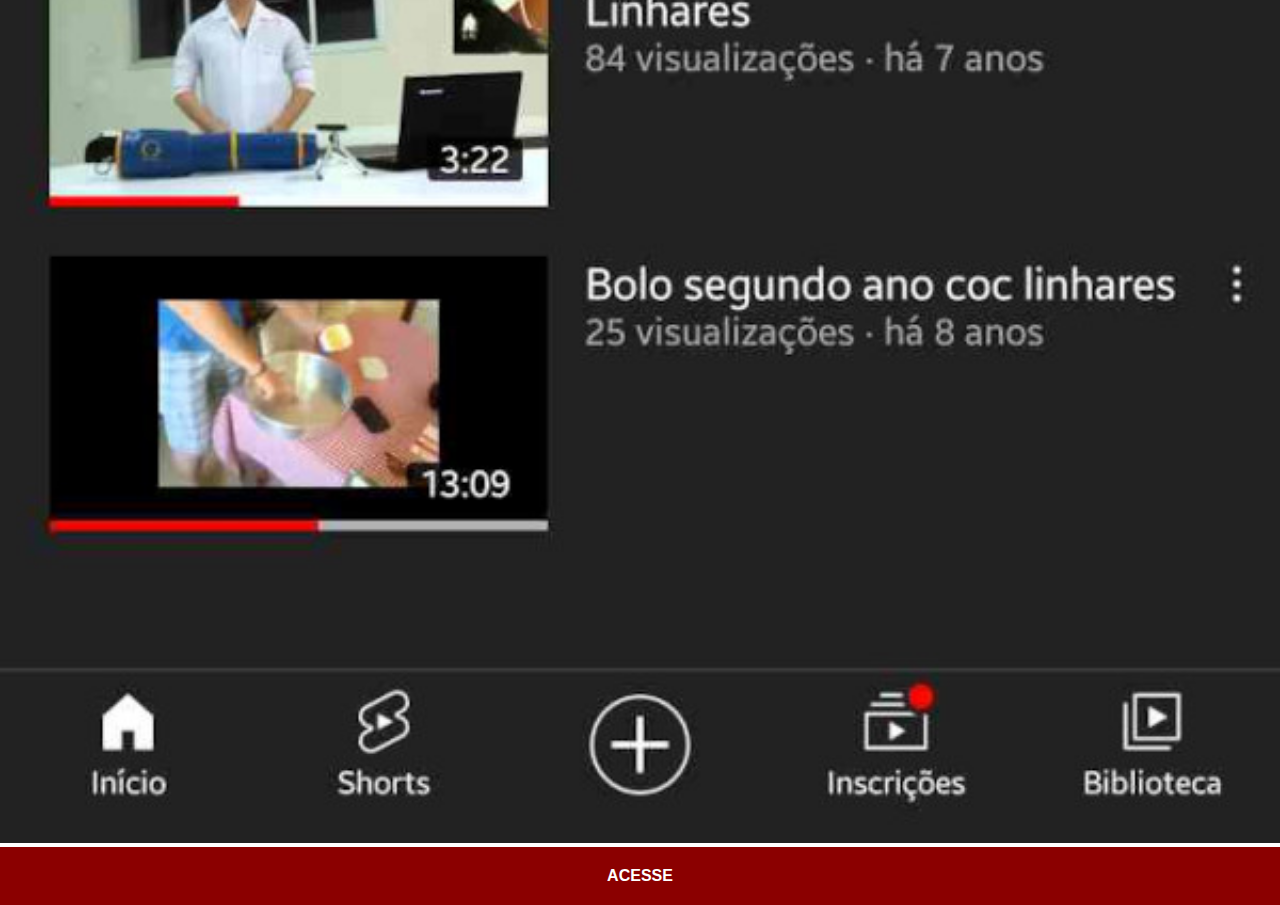
<file: youtube.html>
<!DOCTYPE html>
<html lang="pt-br">
<head>
    <meta charset="UTF-8">
    <meta http-equiv="X-UA-Compatible" content="IE=edge">
    <meta name="viewport" content="width=device-width, initial-scale=1.0">
    <title>Youtube</title>
    <link rel="stylesheet" href="estilos/social.css">
</head>
<body>
    <img src="imagens/tela-youtube.jpg" alt="YouTube">
    <a href="https://www.youtube.com/user/yurif24/videos" target="_blank">ACESSE</a>
</body>
</html>
</file>
<file: estilos/style.css>
@charset "UTF-8";

*{
    margin: 0px;
    margin: 0px;
    font-family: Arial, Helvetica, sans-serif;
}

html, body{
    height: 100vh;
    width: 100vw;
    background-color: black;
}

body{
    background: url('../imagens/fundo-madeira.jpg') no-repeat top center;
    background-size: cover;
    background-attachment: fixed;
} 

main{
    position: relative;
    height: 100vh;
}

section#telefone{
    position: absolute;
    top: 50%;
    left: 50%;
    transform: translate(-50%, -50%);

    height: 627px;
    width: 311px;
    background: url('../imagens/frame-iphone.png') no-repeat;
}

iframe#tela{
    position: relative;
    top: 80px;
    left: 22px;
    width: 267px;
    height: 471px;
}

section#redes-sociais{
    text-align: right;
}

section#redes-sociais img{
    width: 50px;
    margin: 10px;
    border-radius: 50%;
    box-shadow: 2px 2px 5px rgba(0, 0, 0, 0.404);
    box-sizing: border-box;
}

section#redes-sociais img:hover{
    border: 2px solid rgba(255, 255, 255, 0.61);
    transform: translate(-3px, -3px);
    box-shadow: 5px 5px 10px rgba(0, 0, 0, 0.61);
    transition: transform 0.3s, border .5s;
}
</file>
<file: estilos/social.css>
@charset "UTF-8";

*{
    margin: 0px;
    padding: 0px;
    font-family: Arial, Helvetica, sans-serif;
}

::-webkit-scrollbar{
    width: 0px;
    height: 0px;
}
img{
    width: 100vw;
}

a{
    display: block;
    background-color: darkred;
    color: white;
    padding: 20px;
    text-align: center;
    font-weight: bolder;
    text-decoration: none;
}

a:hover{
    background-color: rgba(255, 0, 0, 0.753);
}
</file>
